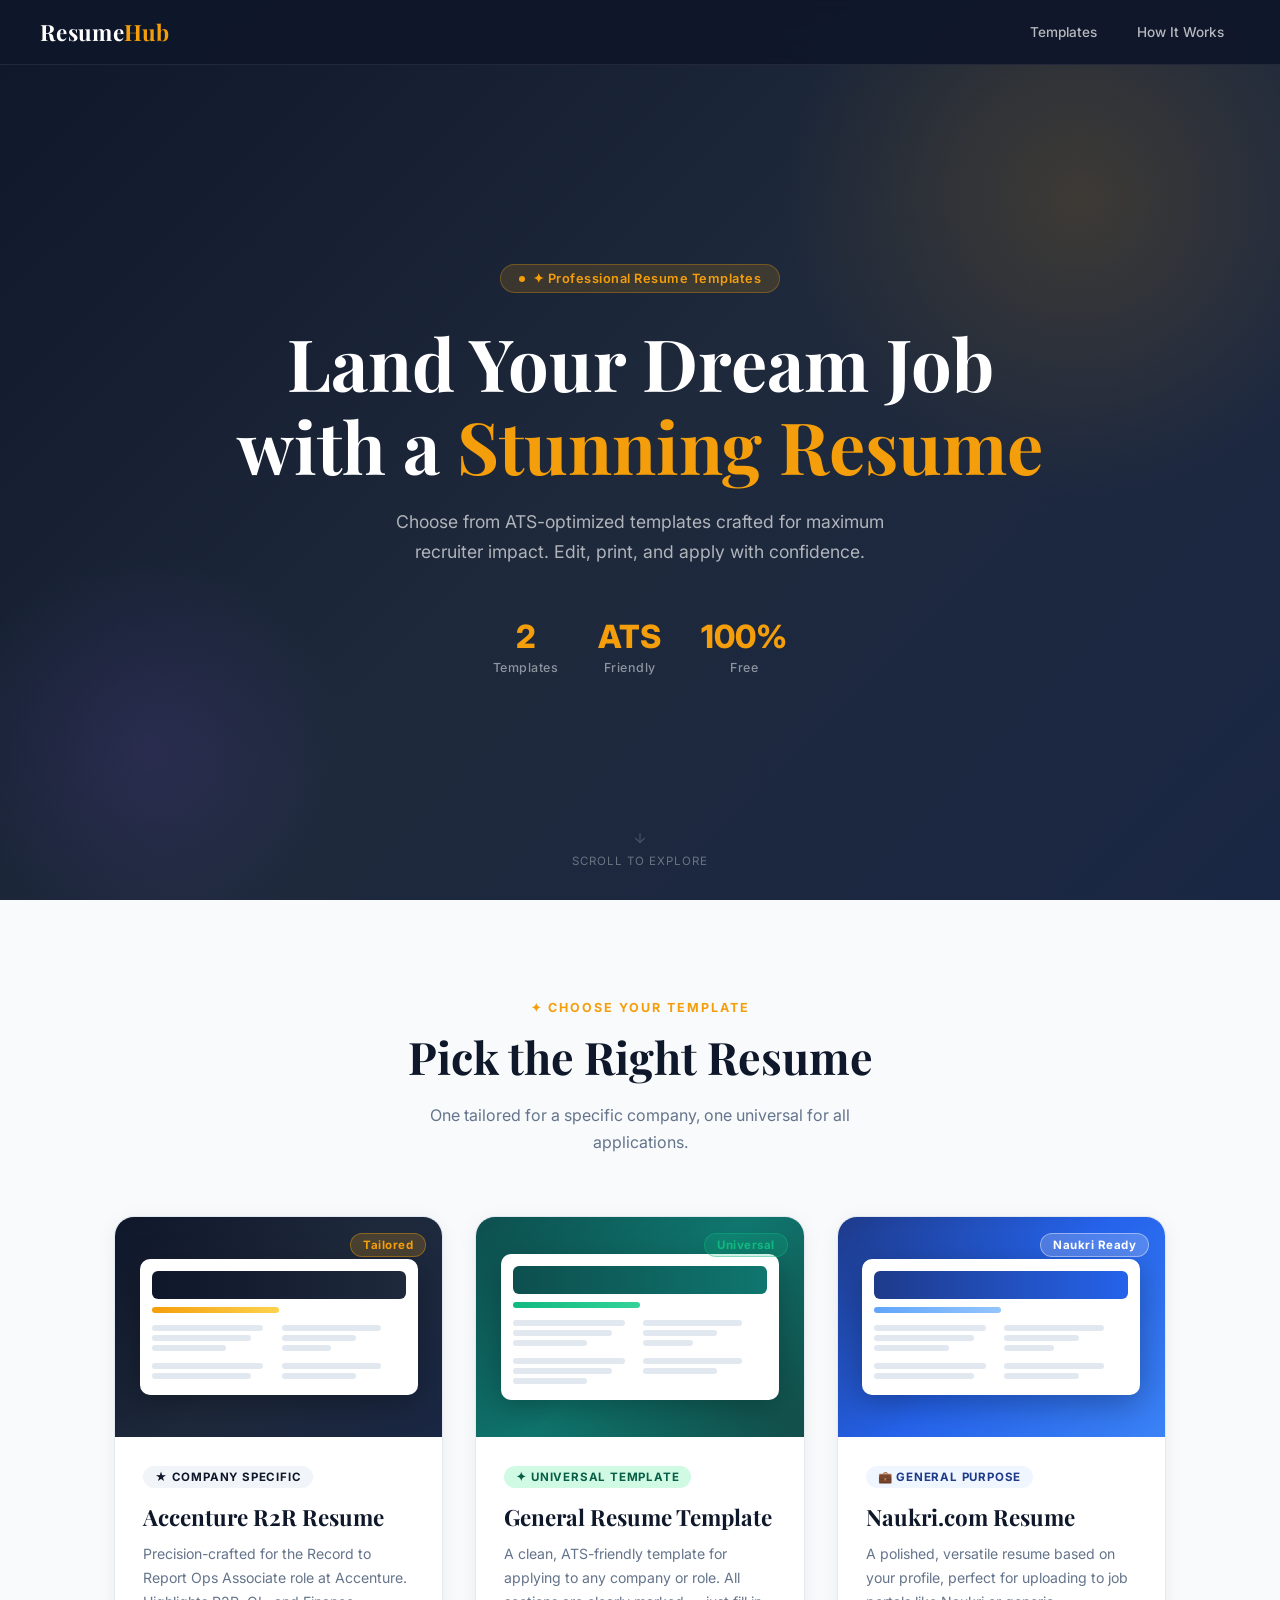
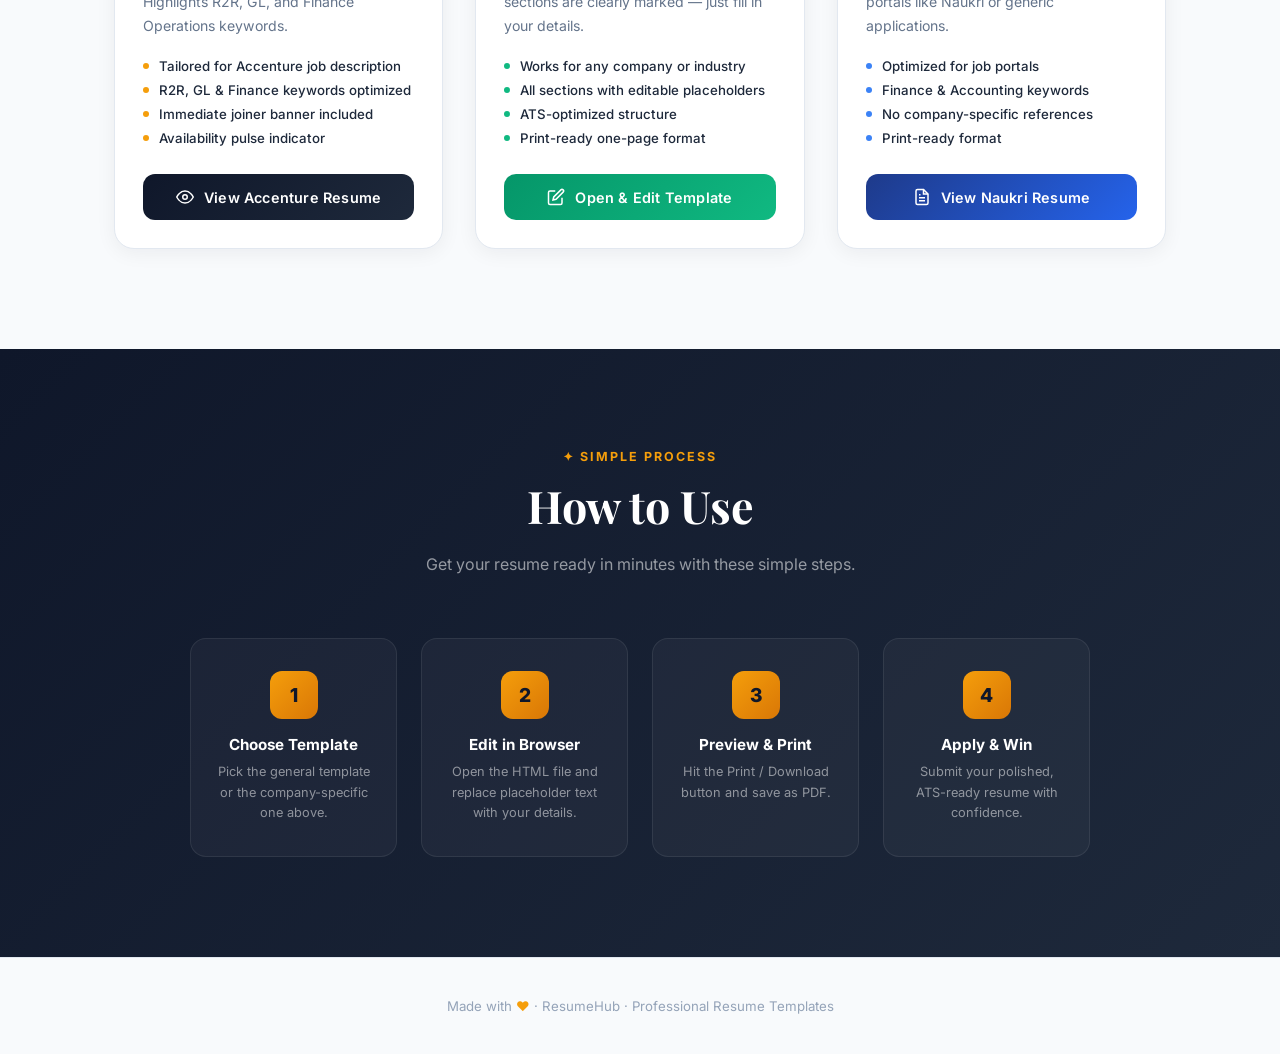
<file: index.html>
<!DOCTYPE html>
<html lang="en">
<head>
    <meta charset="UTF-8">
    <meta name="viewport" content="width=device-width, initial-scale=1.0">
    <title>Resume Hub | Professional Resume Templates</title>
    <meta name="description" content="Choose your professional resume template — tailored for specific companies or a general all-purpose resume.">
    <link href="https://fonts.googleapis.com/css2?family=Inter:wght@300;400;500;600;700;800;900&family=Playfair+Display:wght@600;700&display=swap" rel="stylesheet">
    <style>
        :root {
            --navy: #0f172a;
            --navy-light: #1e293b;
            --gold: #f59e0b;
            --gold-light: #fcd34d;
            --slate: #64748b;
            --slate-light: #94a3b8;
            --white: #ffffff;
            --bg: #f8fafc;
            --card-bg: #ffffff;
            --border: #e2e8f0;
            --green: #10b981;
            --purple: #8b5cf6;
            --blue: #3b82f6;
        }

        *, *::before, *::after { margin: 0; padding: 0; box-sizing: border-box; }

        html { scroll-behavior: smooth; }

        body {
            font-family: 'Inter', sans-serif;
            background: var(--bg);
            color: var(--navy);
            min-height: 100vh;
            overflow-x: hidden;
        }

        /* ---- HERO NAV ---- */
        nav {
            position: fixed;
            top: 0; left: 0; right: 0;
            z-index: 100;
            padding: 16px 40px;
            display: flex;
            align-items: center;
            justify-content: space-between;
            background: rgba(15, 23, 42, 0.95);
            backdrop-filter: blur(12px);
            border-bottom: 1px solid rgba(255,255,255,0.08);
        }

        .nav-logo {
            font-family: 'Playfair Display', serif;
            font-size: 1.4rem;
            font-weight: 700;
            color: var(--white);
            letter-spacing: 0.3px;
        }

        .nav-logo span { color: var(--gold); }

        .nav-links {
            display: flex;
            gap: 8px;
        }

        .nav-links a {
            text-decoration: none;
            color: rgba(255,255,255,0.7);
            font-size: 0.85rem;
            font-weight: 500;
            padding: 8px 16px;
            border-radius: 999px;
            transition: all 0.2s;
        }

        .nav-links a:hover {
            background: rgba(255,255,255,0.1);
            color: var(--white);
        }

        /* ---- HERO ---- */
        .hero {
            min-height: 100vh;
            display: flex;
            flex-direction: column;
            align-items: center;
            justify-content: center;
            text-align: center;
            padding: 120px 24px 80px;
            background: linear-gradient(135deg, #0f172a 0%, #1e293b 50%, #1a2744 100%);
            position: relative;
            overflow: hidden;
        }

        .hero::before {
            content: '';
            position: absolute;
            width: 600px; height: 600px;
            background: radial-gradient(circle, rgba(245,158,11,0.15) 0%, transparent 70%);
            top: -100px; right: -100px;
            border-radius: 50%;
        }

        .hero::after {
            content: '';
            position: absolute;
            width: 400px; height: 400px;
            background: radial-gradient(circle, rgba(139,92,246,0.12) 0%, transparent 70%);
            bottom: -50px; left: -50px;
            border-radius: 50%;
        }

        .hero-badge {
            display: inline-flex;
            align-items: center;
            gap: 8px;
            background: rgba(245,158,11,0.15);
            border: 1px solid rgba(245,158,11,0.3);
            color: var(--gold);
            padding: 6px 18px;
            border-radius: 999px;
            font-size: 0.8rem;
            font-weight: 600;
            letter-spacing: 0.5px;
            margin-bottom: 28px;
            position: relative;
            z-index: 1;
        }

        .hero-badge::before {
            content: '';
            width: 6px; height: 6px;
            background: var(--gold);
            border-radius: 50%;
            animation: blink 1.5s ease-in-out infinite;
        }

        @keyframes blink {
            0%, 100% { opacity: 1; }
            50% { opacity: 0.3; }
        }

        .hero h1 {
            font-family: 'Playfair Display', serif;
            font-size: clamp(2.5rem, 6vw, 4.5rem);
            font-weight: 700;
            color: var(--white);
            line-height: 1.15;
            margin-bottom: 20px;
            position: relative;
            z-index: 1;
        }

        .hero h1 span { color: var(--gold); }

        .hero p {
            font-size: 1.1rem;
            color: rgba(255,255,255,0.65);
            max-width: 520px;
            line-height: 1.7;
            margin-bottom: 50px;
            position: relative;
            z-index: 1;
        }

        .hero-stats {
            display: flex;
            gap: 40px;
            position: relative;
            z-index: 1;
        }

        .stat {
            text-align: center;
        }

        .stat-number {
            font-size: 2rem;
            font-weight: 800;
            color: var(--gold);
            display: block;
        }

        .stat-label {
            font-size: 0.78rem;
            color: rgba(255,255,255,0.5);
            font-weight: 500;
            letter-spacing: 0.5px;
        }

        .scroll-hint {
            position: absolute;
            bottom: 32px;
            left: 50%;
            transform: translateX(-50%);
            display: flex;
            flex-direction: column;
            align-items: center;
            gap: 8px;
            color: rgba(255,255,255,0.35);
            font-size: 0.72rem;
            letter-spacing: 1px;
            text-transform: uppercase;
            z-index: 1;
            animation: float 2s ease-in-out infinite;
        }

        @keyframes float {
            0%, 100% { transform: translateX(-50%) translateY(0); }
            50% { transform: translateX(-50%) translateY(-6px); }
        }

        .scroll-hint svg { opacity: 0.5; }

        /* ---- TEMPLATES SECTION ---- */
        .templates-section {
            padding: 100px 24px;
            max-width: 1100px;
            margin: 0 auto;
        }

        .section-label {
            text-align: center;
            font-size: 0.78rem;
            font-weight: 700;
            letter-spacing: 2px;
            text-transform: uppercase;
            color: var(--gold);
            margin-bottom: 12px;
        }

        .section-title {
            text-align: center;
            font-family: 'Playfair Display', serif;
            font-size: clamp(1.8rem, 4vw, 2.8rem);
            font-weight: 700;
            color: var(--navy);
            margin-bottom: 16px;
        }

        .section-desc {
            text-align: center;
            color: var(--slate);
            font-size: 1rem;
            max-width: 500px;
            margin: 0 auto 60px;
            line-height: 1.7;
        }

        .templates-grid {
            display: grid;
            grid-template-columns: repeat(auto-fit, minmax(320px, 1fr));
            gap: 32px;
        }

        .template-card {
            background: var(--card-bg);
            border: 1px solid var(--border);
            border-radius: 20px;
            overflow: hidden;
            transition: all 0.35s cubic-bezier(0.4, 0, 0.2, 1);
            box-shadow: 0 4px 20px rgba(15,23,42,0.06);
            position: relative;
        }

        .template-card:hover {
            transform: translateY(-8px);
            box-shadow: 0 24px 48px rgba(15,23,42,0.14);
            border-color: transparent;
        }

        .template-card:hover .card-preview {
            transform: scale(1.04);
        }

        .card-preview-wrap {
            overflow: hidden;
            height: 220px;
            position: relative;
        }

        .card-preview {
            width: 100%;
            height: 100%;
            transition: transform 0.4s ease;
            display: flex;
            align-items: center;
            justify-content: center;
            font-size: 4rem;
            position: relative;
        }

        .preview-navy {
            background: linear-gradient(135deg, #0f172a, #1e293b, #1a2744);
        }

        .preview-teal {
            background: linear-gradient(135deg, #0d4f4f, #0f766e, #134e4a);
        }

        .preview-badge {
            position: absolute;
            top: 16px;
            right: 16px;
            font-size: 0.72rem;
            font-weight: 700;
            padding: 4px 12px;
            border-radius: 999px;
            letter-spacing: 0.5px;
        }

        .badge-specific {
            background: rgba(245,158,11,0.2);
            color: var(--gold);
            border: 1px solid rgba(245,158,11,0.4);
        }

        .badge-general {
            background: rgba(16,185,129,0.2);
            color: var(--green);
            border: 1px solid rgba(16,185,129,0.4);
        }

        /* Mini resume preview inside card */
        .mini-resume {
            width: 85%;
            background: white;
            border-radius: 10px;
            padding: 12px;
            box-shadow: 0 8px 32px rgba(0,0,0,0.3);
            font-size: 0;
        }

        .mini-header {
            height: 28px;
            border-radius: 6px;
            margin-bottom: 8px;
        }

        .mini-header.navy { background: linear-gradient(90deg, #0f172a, #1e293b); }
        .mini-header.teal { background: linear-gradient(90deg, #0d4f4f, #0f766e); }

        .mini-row { height: 6px; border-radius: 3px; background: #e2e8f0; margin-bottom: 4px; }
        .mini-row.w80 { width: 80%; }
        .mini-row.w60 { width: 60%; }
        .mini-row.w90 { width: 90%; }
        .mini-row.w40 { width: 40%; }
        .mini-row.gold { background: linear-gradient(90deg, #f59e0b, #fcd34d); width: 50%; }
        .mini-row.green { background: linear-gradient(90deg, #10b981, #34d399); width: 50%; }
        .mini-spacer { height: 8px; }
        .mini-cols { display: flex; gap: 6px; }
        .mini-col { flex: 1; }

        .card-body {
            padding: 28px;
        }

        .card-tag {
            display: inline-flex;
            align-items: center;
            gap: 6px;
            font-size: 0.72rem;
            font-weight: 700;
            letter-spacing: 0.8px;
            text-transform: uppercase;
            padding: 4px 12px;
            border-radius: 999px;
            margin-bottom: 14px;
        }

        .tag-navy {
            background: #f1f5f9;
            color: var(--navy);
        }

        .tag-green {
            background: #d1fae5;
            color: #065f46;
        }

        .card-title {
            font-family: 'Playfair Display', serif;
            font-size: 1.4rem;
            font-weight: 700;
            color: var(--navy);
            margin-bottom: 10px;
        }

        .card-desc {
            font-size: 0.88rem;
            color: var(--slate);
            line-height: 1.7;
            margin-bottom: 20px;
        }

        .card-features {
            list-style: none;
            display: flex;
            flex-direction: column;
            gap: 8px;
            margin-bottom: 28px;
        }

        .card-features li {
            display: flex;
            align-items: center;
            gap: 10px;
            font-size: 0.83rem;
            color: var(--navy-light);
            font-weight: 500;
        }

        .feat-dot {
            width: 6px; height: 6px;
            border-radius: 50%;
            flex-shrink: 0;
        }

        .dot-gold { background: var(--gold); }
        .dot-green { background: var(--green); }

        .card-btn {
            display: inline-flex;
            align-items: center;
            gap: 10px;
            width: 100%;
            justify-content: center;
            padding: 14px 24px;
            border-radius: 12px;
            font-size: 0.9rem;
            font-weight: 600;
            text-decoration: none;
            transition: all 0.25s;
            letter-spacing: 0.2px;
        }

        .btn-navy {
            background: linear-gradient(135deg, #0f172a, #1e293b);
            color: var(--white);
        }

        .btn-navy:hover {
            background: linear-gradient(135deg, #1e293b, #334155);
            transform: translateY(-1px);
            box-shadow: 0 8px 20px rgba(15,23,42,0.2);
        }

        .btn-green {
            background: linear-gradient(135deg, #059669, #10b981);
            color: var(--white);
        }

        .btn-green:hover {
            background: linear-gradient(135deg, #047857, #059669);
            transform: translateY(-1px);
            box-shadow: 0 8px 20px rgba(16,185,129,0.25);
        }

        /* ---- HOW IT WORKS ---- */
        .how-section {
            background: linear-gradient(135deg, #0f172a 0%, #1e293b 100%);
            padding: 100px 24px;
        }

        .how-inner {
            max-width: 900px;
            margin: 0 auto;
        }

        .how-section .section-title { color: var(--white); }
        .how-section .section-label { color: var(--gold); }
        .how-section .section-desc { color: rgba(255,255,255,0.55); }

        .steps-grid {
            display: grid;
            grid-template-columns: repeat(auto-fit, minmax(200px, 1fr));
            gap: 24px;
            margin-top: 60px;
        }

        .step {
            text-align: center;
            padding: 32px 20px;
            background: rgba(255,255,255,0.04);
            border: 1px solid rgba(255,255,255,0.08);
            border-radius: 16px;
            transition: all 0.3s;
        }

        .step:hover {
            background: rgba(255,255,255,0.07);
            border-color: rgba(245,158,11,0.3);
            transform: translateY(-4px);
        }

        .step-num {
            width: 48px; height: 48px;
            background: linear-gradient(135deg, var(--gold), #d97706);
            border-radius: 12px;
            display: flex;
            align-items: center;
            justify-content: center;
            font-size: 1.2rem;
            font-weight: 800;
            color: var(--navy);
            margin: 0 auto 16px;
        }

        .step h3 {
            font-size: 0.95rem;
            font-weight: 700;
            color: var(--white);
            margin-bottom: 8px;
        }

        .step p {
            font-size: 0.8rem;
            color: rgba(255,255,255,0.5);
            line-height: 1.6;
        }

        /* ---- FOOTER ---- */
        footer {
            text-align: center;
            padding: 40px 24px;
            border-top: 1px solid var(--border);
            background: var(--bg);
        }

        footer p {
            font-size: 0.83rem;
            color: var(--slate-light);
        }

        footer span { color: var(--gold); }
    </style>
</head>
<body>

    <!-- NAV -->
    <nav>
        <div class="nav-logo">Resume<span>Hub</span></div>
        <div class="nav-links">
            <a href="#templates">Templates</a>
            <a href="#how">How It Works</a>
        </div>
    </nav>

    <!-- HERO -->
    <section class="hero">
        <div class="hero-badge">✦ Professional Resume Templates</div>
        <h1>Land Your Dream Job<br>with a <span>Stunning Resume</span></h1>
        <p>Choose from ATS-optimized templates crafted for maximum recruiter impact. Edit, print, and apply with confidence.</p>
        <div class="hero-stats">
            <div class="stat">
                <span class="stat-number">2</span>
                <span class="stat-label">Templates</span>
            </div>
            <div class="stat">
                <span class="stat-number">ATS</span>
                <span class="stat-label">Friendly</span>
            </div>
            <div class="stat">
                <span class="stat-number">100%</span>
                <span class="stat-label">Free</span>
            </div>
        </div>
        <div class="scroll-hint">
            <svg width="16" height="16" viewBox="0 0 24 24" fill="none" stroke="currentColor" stroke-width="2"><path d="M12 5v14M5 12l7 7 7-7"/></svg>
            Scroll to explore
        </div>
    </section>

    <!-- TEMPLATES -->
    <section class="templates-section" id="templates">
        <p class="section-label">✦ Choose Your Template</p>
        <h2 class="section-title">Pick the Right Resume</h2>
        <p class="section-desc">One tailored for a specific company, one universal for all applications.</p>

        <div class="templates-grid">

            <!-- CARD 1: Accenture Tailored -->
            <div class="template-card">
                <div class="card-preview-wrap">
                    <div class="card-preview preview-navy">
                        <span class="preview-badge badge-specific">Tailored</span>
                        <div class="mini-resume">
                            <div class="mini-header navy"></div>
                            <div class="mini-row gold"></div>
                            <div class="mini-spacer"></div>
                            <div class="mini-cols">
                                <div class="mini-col">
                                    <div class="mini-row w90"></div>
                                    <div class="mini-row w80"></div>
                                    <div class="mini-row w60"></div>
                                    <div class="mini-spacer"></div>
                                    <div class="mini-row w90"></div>
                                    <div class="mini-row w80"></div>
                                </div>
                                <div class="mini-col">
                                    <div class="mini-row w80"></div>
                                    <div class="mini-row w60"></div>
                                    <div class="mini-row w40"></div>
                                    <div class="mini-spacer"></div>
                                    <div class="mini-row w80"></div>
                                    <div class="mini-row w60"></div>
                                </div>
                            </div>
                        </div>
                    </div>
                </div>
                <div class="card-body">
                    <div class="card-tag tag-navy">★ Company Specific</div>
                    <h3 class="card-title">Accenture R2R Resume</h3>
                    <p class="card-desc">Precision-crafted for the Record to Report Ops Associate role at Accenture. Highlights R2R, GL, and Finance Operations keywords.</p>
                    <ul class="card-features">
                        <li><span class="feat-dot dot-gold"></span>Tailored for Accenture job description</li>
                        <li><span class="feat-dot dot-gold"></span>R2R, GL & Finance keywords optimized</li>
                        <li><span class="feat-dot dot-gold"></span>Immediate joiner banner included</li>
                        <li><span class="feat-dot dot-gold"></span>Availability pulse indicator</li>
                    </ul>
                    <a href="accenture-resume.html" class="card-btn btn-navy" id="viewAccentureBtn">
                        <svg width="18" height="18" viewBox="0 0 24 24" fill="none" stroke="currentColor" stroke-width="2"><path d="M1 12s4-8 11-8 11 8 11 8-4 8-11 8-11-8-11-8z"/><circle cx="12" cy="12" r="3"/></svg>
                        View Accenture Resume
                    </a>
                </div>
            </div>

            <!-- CARD 2: General Template -->
            <div class="template-card">
                <div class="card-preview-wrap">
                    <div class="card-preview preview-teal">
                        <span class="preview-badge badge-general">Universal</span>
                        <div class="mini-resume">
                            <div class="mini-header teal"></div>
                            <div class="mini-row green"></div>
                            <div class="mini-spacer"></div>
                            <div class="mini-cols">
                                <div class="mini-col">
                                    <div class="mini-row w90"></div>
                                    <div class="mini-row w80"></div>
                                    <div class="mini-row w60"></div>
                                    <div class="mini-spacer"></div>
                                    <div class="mini-row w90"></div>
                                    <div class="mini-row w80"></div>
                                    <div class="mini-row w60"></div>
                                </div>
                                <div class="mini-col">
                                    <div class="mini-row w80"></div>
                                    <div class="mini-row w60"></div>
                                    <div class="mini-row w40"></div>
                                    <div class="mini-spacer"></div>
                                    <div class="mini-row w80"></div>
                                    <div class="mini-row w60"></div>
                                </div>
                            </div>
                        </div>
                    </div>
                </div>
                <div class="card-body">
                    <div class="card-tag tag-green">✦ Universal Template</div>
                    <h3 class="card-title">General Resume Template</h3>
                    <p class="card-desc">A clean, ATS-friendly template for applying to any company or role. All sections are clearly marked — just fill in your details.</p>
                    <ul class="card-features">
                        <li><span class="feat-dot dot-green"></span>Works for any company or industry</li>
                        <li><span class="feat-dot dot-green"></span>All sections with editable placeholders</li>
                        <li><span class="feat-dot dot-green"></span>ATS-optimized structure</li>
                        <li><span class="feat-dot dot-green"></span>Print-ready one-page format</li>
                    </ul>
                    <a href="template.html" class="card-btn btn-green" id="viewTemplateBtn">
                        <svg width="18" height="18" viewBox="0 0 24 24" fill="none" stroke="currentColor" stroke-width="2"><path d="M11 4H4a2 2 0 0 0-2 2v14a2 2 0 0 0 2 2h14a2 2 0 0 0 2-2v-7"/><path d="M18.5 2.5a2.121 2.121 0 0 1 3 3L12 15l-4 1 1-4 9.5-9.5z"/></svg>
                        Open & Edit Template
                    </a>
                </div>
            </div>

            <!-- CARD 3: Naukri Template -->
            <div class="template-card">
                <div class="card-preview-wrap">
                    <div class="card-preview preview-teal" style="background: linear-gradient(135deg, #1e3a8a, #2563eb, #3b82f6);">
                        <span class="preview-badge badge-specific" style="background: rgba(255,255,255,0.2); color: #fff; border-color: rgba(255,255,255,0.4);">Naukri Ready</span>
                        <div class="mini-resume">
                            <div class="mini-header navy" style="background: linear-gradient(90deg, #1e3a8a, #2563eb);"></div>
                            <div class="mini-row gold" style="background: linear-gradient(90deg, #60a5fa, #93c5fd);"></div>
                            <div class="mini-spacer"></div>
                            <div class="mini-cols">
                                <div class="mini-col">
                                    <div class="mini-row w90"></div>
                                    <div class="mini-row w80"></div>
                                    <div class="mini-row w60"></div>
                                    <div class="mini-spacer"></div>
                                    <div class="mini-row w90"></div>
                                    <div class="mini-row w80"></div>
                                </div>
                                <div class="mini-col">
                                    <div class="mini-row w80"></div>
                                    <div class="mini-row w60"></div>
                                    <div class="mini-row w40"></div>
                                    <div class="mini-spacer"></div>
                                    <div class="mini-row w80"></div>
                                    <div class="mini-row w60"></div>
                                </div>
                            </div>
                        </div>
                    </div>
                </div>
                <div class="card-body">
                    <div class="card-tag tag-navy" style="background: #eff6ff; color: #1e3a8a;">💼 General Purpose</div>
                    <h3 class="card-title">Naukri.com Resume</h3>
                    <p class="card-desc">A polished, versatile resume based on your profile, perfect for uploading to job portals like Naukri or generic applications.</p>
                    <ul class="card-features">
                        <li><span class="feat-dot dot-green" style="background: #3b82f6;"></span>Optimized for job portals</li>
                        <li><span class="feat-dot dot-green" style="background: #3b82f6;"></span>Finance & Accounting keywords</li>
                        <li><span class="feat-dot dot-green" style="background: #3b82f6;"></span>No company-specific references</li>
                        <li><span class="feat-dot dot-green" style="background: #3b82f6;"></span>Print-ready format</li>
                    </ul>
                    <a href="naukri-resume.html" class="card-btn btn-navy" style="background: linear-gradient(135deg, #1e3a8a, #2563eb);">
                        <svg width="18" height="18" viewBox="0 0 24 24" fill="none" stroke="currentColor" stroke-width="2"><path d="M14 2H6a2 2 0 0 0-2 2v16a2 2 0 0 0 2 2h12a2 2 0 0 0 2-2V8z"/><polyline points="14 2 14 8 20 8"/><line x1="16" y1="13" x2="8" y2="13"/><line x1="16" y1="17" x2="8" y2="17"/><polyline points="10 9 9 9 8 9"/></svg>
                        View Naukri Resume
                    </a>
                </div>
            </div>

        </div>
    </section>

    <!-- HOW IT WORKS -->
    <section class="how-section" id="how">
        <div class="how-inner">
            <p class="section-label">✦ Simple Process</p>
            <h2 class="section-title">How to Use</h2>
            <p class="section-desc">Get your resume ready in minutes with these simple steps.</p>
            <div class="steps-grid">
                <div class="step">
                    <div class="step-num">1</div>
                    <h3>Choose Template</h3>
                    <p>Pick the general template or the company-specific one above.</p>
                </div>
                <div class="step">
                    <div class="step-num">2</div>
                    <h3>Edit in Browser</h3>
                    <p>Open the HTML file and replace placeholder text with your details.</p>
                </div>
                <div class="step">
                    <div class="step-num">3</div>
                    <h3>Preview &amp; Print</h3>
                    <p>Hit the Print / Download button and save as PDF.</p>
                </div>
                <div class="step">
                    <div class="step-num">4</div>
                    <h3>Apply &amp; Win</h3>
                    <p>Submit your polished, ATS-ready resume with confidence.</p>
                </div>
            </div>
        </div>
    </section>

    <footer>
        <p>Made with <span>♥</span> · ResumeHub · Professional Resume Templates</p>
    </footer>

</body>
</html>
</file>
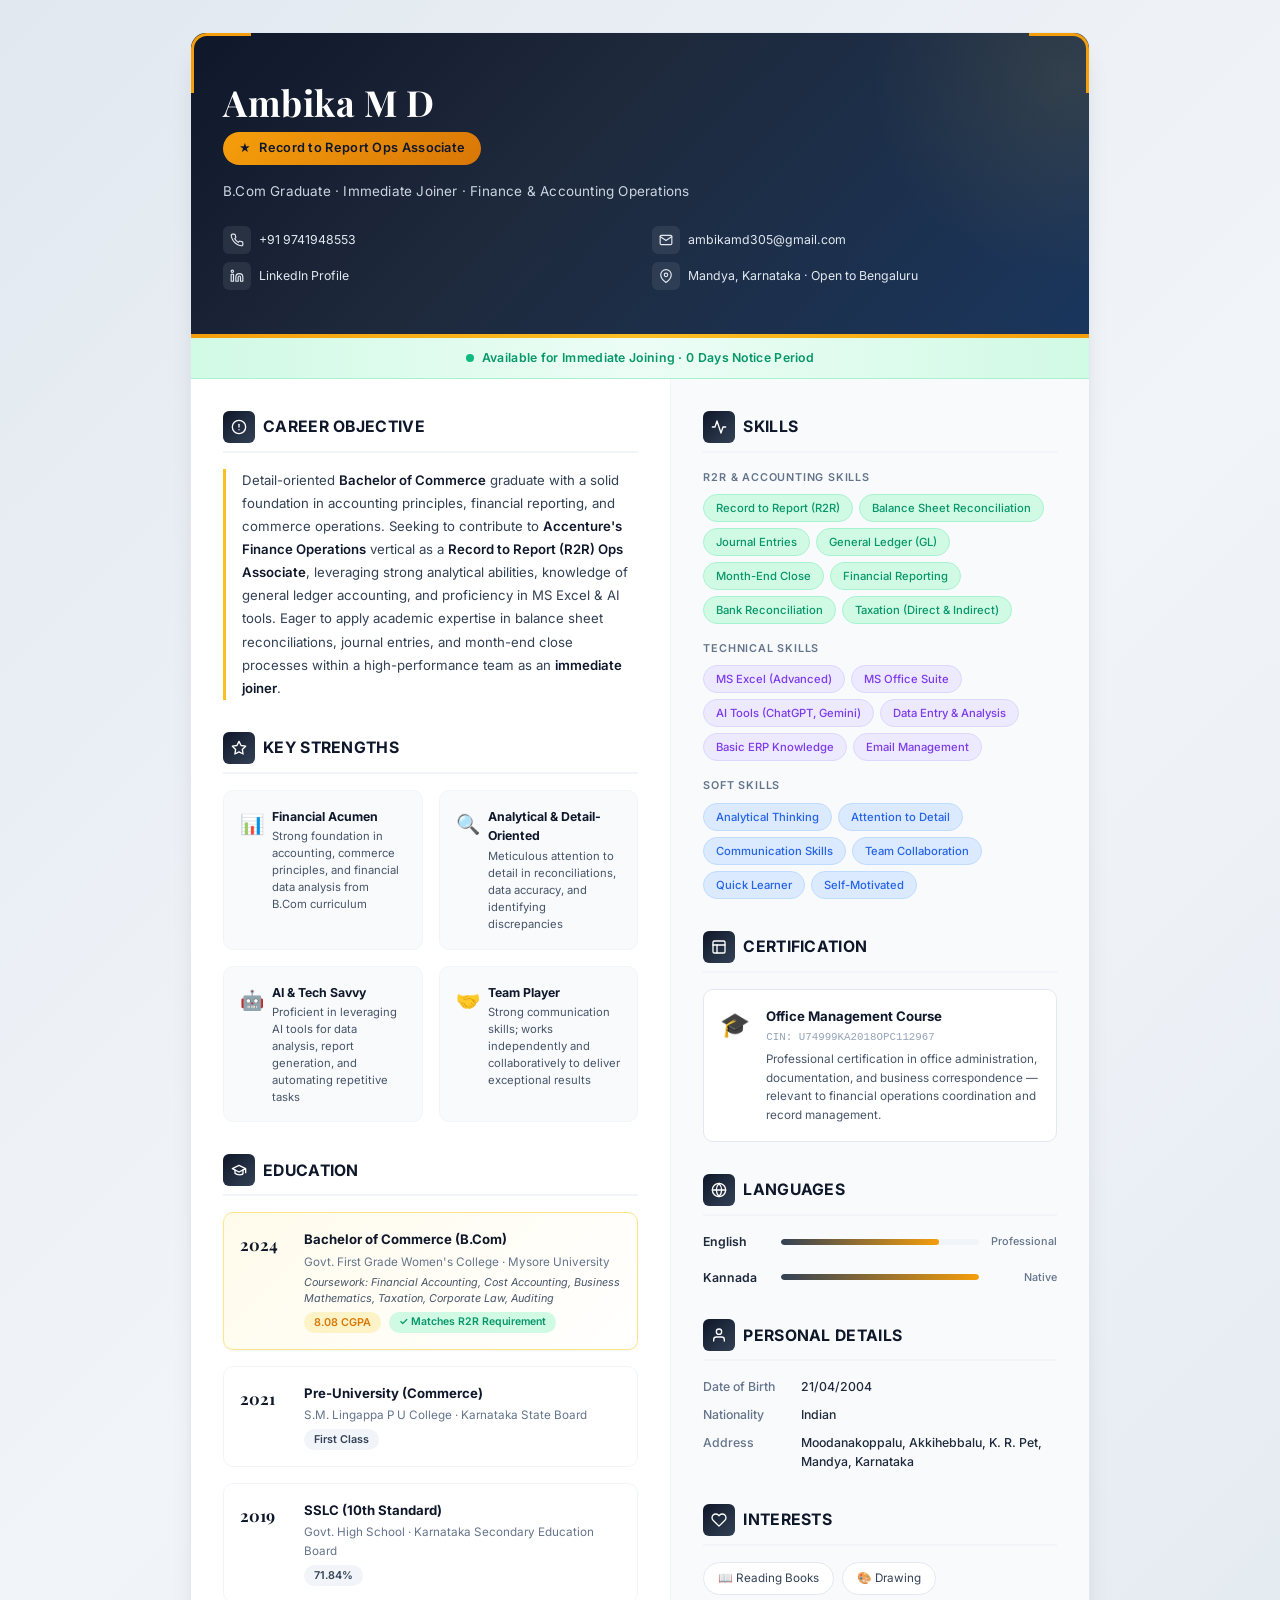
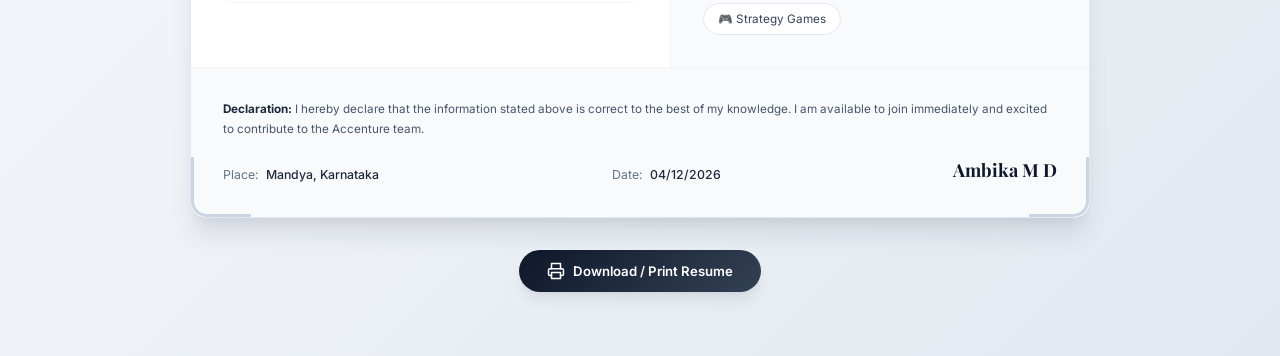
<file: accenture-resume.html>
<!DOCTYPE html>
<html lang="en">
<head>
    <meta charset="UTF-8">
    <meta name="viewport" content="width=device-width, initial-scale=1.0">
    <title>Ambika M D | Record to Report Ops Associate Resume</title>
    <meta name="description" content="Tailored resume of Ambika M D for Record to Report Ops Associate at Accenture - B.Com Graduate, Immediate Joiner">
    <link href="https://fonts.googleapis.com/css2?family=Inter:wght@300;400;500;600;700;800&family=Playfair+Display:wght@600;700&display=swap" rel="stylesheet">
    <link rel="stylesheet" href="styles.css">
</head>
<body>
    <div class="resume-container">
        <!-- Decorative Elements -->
        <div class="corner-accent top-left"></div>
        <div class="corner-accent top-right"></div>
        <div class="corner-accent bottom-left"></div>
        <div class="corner-accent bottom-right"></div>

        <!-- Header Section -->
        <header class="resume-header">
            <div class="header-content">
                <div class="name-block">
                    <h1 class="name">Ambika M D</h1>
                    <div class="title-badge">
                        <span class="badge-icon">★</span>
                        <span>Record to Report Ops Associate</span>
                    </div>
                    <p class="tagline">B.Com Graduate · Immediate Joiner · Finance & Accounting Operations</p>
                </div>
                <div class="contact-grid">
                    <a href="tel:+919741948553" class="contact-item">
                        <div class="contact-icon">
                            <svg width="16" height="16" viewBox="0 0 24 24" fill="none" stroke="currentColor" stroke-width="2" stroke-linecap="round" stroke-linejoin="round"><path d="M22 16.92v3a2 2 0 0 1-2.18 2 19.79 19.79 0 0 1-8.63-3.07 19.5 19.5 0 0 1-6-6 19.79 19.79 0 0 1-3.07-8.67A2 2 0 0 1 4.11 2h3a2 2 0 0 1 2 1.72 12.84 12.84 0 0 0 .7 2.81 2 2 0 0 1-.45 2.11L8.09 9.91a16 16 0 0 0 6 6l1.27-1.27a2 2 0 0 1 2.11-.45 12.84 12.84 0 0 0 2.81.7A2 2 0 0 1 22 16.92z"/></svg>
                        </div>
                        <span>+91 9741948553</span>
                    </a>
                    <a href="mailto:ambikamd305@gmail.com" class="contact-item">
                        <div class="contact-icon">
                            <svg width="16" height="16" viewBox="0 0 24 24" fill="none" stroke="currentColor" stroke-width="2" stroke-linecap="round" stroke-linejoin="round"><path d="M4 4h16c1.1 0 2 .9 2 2v12c0 1.1-.9 2-2 2H4c-1.1 0-2-.9-2-2V6c0-1.1.9-2 2-2z"/><polyline points="22,6 12,13 2,6"/></svg>
                        </div>
                        <span>ambikamd305@gmail.com</span>
                    </a>
                    <a href="https://www.linkedin.com/in/ambika-m-d-963517326/" target="_blank" class="contact-item">
                        <div class="contact-icon">
                            <svg width="16" height="16" viewBox="0 0 24 24" fill="none" stroke="currentColor" stroke-width="2" stroke-linecap="round" stroke-linejoin="round"><path d="M16 8a6 6 0 0 1 6 6v7h-4v-7a2 2 0 0 0-2-2 2 2 0 0 0-2 2v7h-4v-7a6 6 0 0 1 6-6z"/><rect x="2" y="9" width="4" height="12"/><circle cx="4" cy="4" r="2"/></svg>
                        </div>
                        <span>LinkedIn Profile</span>
                    </a>
                    <div class="contact-item">
                        <div class="contact-icon">
                            <svg width="16" height="16" viewBox="0 0 24 24" fill="none" stroke="currentColor" stroke-width="2" stroke-linecap="round" stroke-linejoin="round"><path d="M21 10c0 7-9 13-9 13s-9-6-9-13a9 9 0 0 1 18 0z"/><circle cx="12" cy="10" r="3"/></svg>
                        </div>
                        <span>Mandya, Karnataka · Open to Bengaluru</span>
                    </div>
                </div>
            </div>
        </header>

        <!-- Availability Banner -->
        <div class="availability-banner">
            <div class="pulse-dot"></div>
            <span>Available for Immediate Joining · 0 Days Notice Period</span>
        </div>

        <!-- Main Content -->
        <main class="resume-body">
            <!-- Left Column -->
            <div class="left-column">

                <!-- Career Objective -->
                <section class="section" id="objective">
                    <div class="section-header">
                        <div class="section-icon">
                            <svg width="20" height="20" viewBox="0 0 24 24" fill="none" stroke="currentColor" stroke-width="2" stroke-linecap="round" stroke-linejoin="round"><circle cx="12" cy="12" r="10"/><line x1="12" y1="8" x2="12" y2="12"/><line x1="12" y1="16" x2="12.01" y2="16"/></svg>
                        </div>
                        <h2>Career Objective</h2>
                    </div>
                    <p class="objective-text">
                        Detail-oriented <strong>Bachelor of Commerce</strong> graduate with a solid foundation in accounting principles, financial reporting, and commerce operations. Seeking to contribute to <strong>Accenture's Finance Operations</strong> vertical as a <strong>Record to Report (R2R) Ops Associate</strong>, leveraging strong analytical abilities, knowledge of general ledger accounting, and proficiency in MS Excel & AI tools. Eager to apply academic expertise in balance sheet reconciliations, journal entries, and month-end close processes within a high-performance team as an <strong>immediate joiner</strong>.
                    </p>
                </section>

                <!-- Key Strengths -->
                <section class="section" id="strengths">
                    <div class="section-header">
                        <div class="section-icon">
                            <svg width="20" height="20" viewBox="0 0 24 24" fill="none" stroke="currentColor" stroke-width="2" stroke-linecap="round" stroke-linejoin="round"><polygon points="12 2 15.09 8.26 22 9.27 17 14.14 18.18 21.02 12 17.77 5.82 21.02 7 14.14 2 9.27 8.91 8.26 12 2"/></svg>
                        </div>
                        <h2>Key Strengths</h2>
                    </div>
                    <div class="strengths-grid">
                        <div class="strength-card">
                            <div class="strength-icon">📊</div>
                            <div class="strength-content">
                                <h4>Financial Acumen</h4>
                                <p>Strong foundation in accounting, commerce principles, and financial data analysis from B.Com curriculum</p>
                            </div>
                        </div>
                        <div class="strength-card">
                            <div class="strength-icon">🔍</div>
                            <div class="strength-content">
                                <h4>Analytical & Detail-Oriented</h4>
                                <p>Meticulous attention to detail in reconciliations, data accuracy, and identifying discrepancies</p>
                            </div>
                        </div>
                        <div class="strength-card">
                            <div class="strength-icon">🤖</div>
                            <div class="strength-content">
                                <h4>AI & Tech Savvy</h4>
                                <p>Proficient in leveraging AI tools for data analysis, report generation, and automating repetitive tasks</p>
                            </div>
                        </div>
                        <div class="strength-card">
                            <div class="strength-icon">🤝</div>
                            <div class="strength-content">
                                <h4>Team Player</h4>
                                <p>Strong communication skills; works independently and collaboratively to deliver exceptional results</p>
                            </div>
                        </div>
                    </div>
                </section>

                <!-- Education -->
                <section class="section" id="education">
                    <div class="section-header">
                        <div class="section-icon">
                            <svg width="20" height="20" viewBox="0 0 24 24" fill="none" stroke="currentColor" stroke-width="2" stroke-linecap="round" stroke-linejoin="round"><path d="M22 10v6M2 10l10-5 10 5-10 5z"/><path d="M6 12v5c3 3 12 3 12 0v-5"/></svg>
                        </div>
                        <h2>Education</h2>
                    </div>
                    <div class="education-list">
                        <div class="edu-card featured">
                            <div class="edu-year">2024</div>
                            <div class="edu-details">
                                <h4>Bachelor of Commerce (B.Com)</h4>
                                <p class="edu-institution">Govt. First Grade Women's College · Mysore University</p>
                                <p class="edu-coursework">Coursework: Financial Accounting, Cost Accounting, Business Mathematics, Taxation, Corporate Law, Auditing</p>
                                <div class="edu-score">
                                    <span class="score-badge">8.08 CGPA</span>
                                    <span class="relevance-tag">✓ Matches R2R Requirement</span>
                                </div>
                            </div>
                        </div>
                        <div class="edu-card">
                            <div class="edu-year">2021</div>
                            <div class="edu-details">
                                <h4>Pre-University (Commerce)</h4>
                                <p class="edu-institution">S.M. Lingappa P U College · Karnataka State Board</p>
                                <div class="edu-score">
                                    <span class="score-badge">First Class</span>
                                </div>
                            </div>
                        </div>
                        <div class="edu-card">
                            <div class="edu-year">2019</div>
                            <div class="edu-details">
                                <h4>SSLC (10th Standard)</h4>
                                <p class="edu-institution">Govt. High School · Karnataka Secondary Education Board</p>
                                <div class="edu-score">
                                    <span class="score-badge">71.84%</span>
                                </div>
                            </div>
                        </div>
                    </div>
                </section>
            </div>

            <!-- Right Column -->
            <div class="right-column">

                <!-- Skills Matching the Job -->
                <section class="section" id="skills">
                    <div class="section-header">
                        <div class="section-icon">
                            <svg width="20" height="20" viewBox="0 0 24 24" fill="none" stroke="currentColor" stroke-width="2" stroke-linecap="round" stroke-linejoin="round"><polyline points="22 12 18 12 15 21 9 3 6 12 2 12"/></svg>
                        </div>
                        <h2>Skills</h2>
                    </div>

                    <div class="skills-category">
                        <h5 class="skills-label">R2R & Accounting Skills</h5>
                        <div class="skill-tags">
                            <span class="skill-tag matched">Record to Report (R2R)</span>
                            <span class="skill-tag matched">Balance Sheet Reconciliation</span>
                            <span class="skill-tag matched">Journal Entries</span>
                            <span class="skill-tag matched">General Ledger (GL)</span>
                            <span class="skill-tag matched">Month-End Close</span>
                            <span class="skill-tag matched">Financial Reporting</span>
                            <span class="skill-tag matched">Bank Reconciliation</span>
                            <span class="skill-tag matched">Taxation (Direct & Indirect)</span>
                        </div>
                    </div>

                    <div class="skills-category">
                        <h5 class="skills-label">Technical Skills</h5>
                        <div class="skill-tags">
                            <span class="skill-tag tech">MS Excel (Advanced)</span>
                            <span class="skill-tag tech">MS Office Suite</span>
                            <span class="skill-tag tech">AI Tools (ChatGPT, Gemini)</span>
                            <span class="skill-tag tech">Data Entry & Analysis</span>
                            <span class="skill-tag tech">Basic ERP Knowledge</span>
                            <span class="skill-tag tech">Email Management</span>
                        </div>
                    </div>

                    <div class="skills-category">
                        <h5 class="skills-label">Soft Skills</h5>
                        <div class="skill-tags">
                            <span class="skill-tag soft">Analytical Thinking</span>
                            <span class="skill-tag soft">Attention to Detail</span>
                            <span class="skill-tag soft">Communication Skills</span>
                            <span class="skill-tag soft">Team Collaboration</span>
                            <span class="skill-tag soft">Quick Learner</span>
                            <span class="skill-tag soft">Self-Motivated</span>
                        </div>
                    </div>
                </section>

                <!-- Certification -->
                <section class="section" id="certification">
                    <div class="section-header">
                        <div class="section-icon">
                            <svg width="20" height="20" viewBox="0 0 24 24" fill="none" stroke="currentColor" stroke-width="2" stroke-linecap="round" stroke-linejoin="round"><rect x="3" y="3" width="18" height="18" rx="2"/><path d="M3 9h18"/><path d="M9 21V9"/></svg>
                        </div>
                        <h2>Certification</h2>
                    </div>
                    <div class="cert-card">
                        <div class="cert-icon">🎓</div>
                        <div class="cert-details">
                            <h4>Office Management Course</h4>
                            <p class="cert-id">CIN: U74999KA2018OPC112967</p>
                            <p class="cert-desc">Professional certification in office administration, documentation, and business correspondence — relevant to financial operations coordination and record management.</p>
                        </div>
                    </div>
                </section>

                <!-- Languages -->
                <section class="section" id="languages">
                    <div class="section-header">
                        <div class="section-icon">
                            <svg width="20" height="20" viewBox="0 0 24 24" fill="none" stroke="currentColor" stroke-width="2" stroke-linecap="round" stroke-linejoin="round"><circle cx="12" cy="12" r="10"/><line x1="2" y1="12" x2="22" y2="12"/><path d="M12 2a15.3 15.3 0 0 1 4 10 15.3 15.3 0 0 1-4 10 15.3 15.3 0 0 1-4-10 15.3 15.3 0 0 1 4-10z"/></svg>
                        </div>
                        <h2>Languages</h2>
                    </div>
                    <div class="languages-list">
                        <div class="language-item">
                            <span class="lang-name">English</span>
                            <div class="lang-bar">
                                <div class="lang-fill" style="width: 80%"></div>
                            </div>
                            <span class="lang-level">Professional</span>
                        </div>
                        <div class="language-item">
                            <span class="lang-name">Kannada</span>
                            <div class="lang-bar">
                                <div class="lang-fill" style="width: 100%"></div>
                            </div>
                            <span class="lang-level">Native</span>
                        </div>
                    </div>
                </section>

                <!-- Personal Details -->
                <section class="section" id="personal">
                    <div class="section-header">
                        <div class="section-icon">
                            <svg width="20" height="20" viewBox="0 0 24 24" fill="none" stroke="currentColor" stroke-width="2" stroke-linecap="round" stroke-linejoin="round"><path d="M20 21v-2a4 4 0 0 0-4-4H8a4 4 0 0 0-4 4v2"/><circle cx="12" cy="7" r="4"/></svg>
                        </div>
                        <h2>Personal Details</h2>
                    </div>
                    <div class="personal-grid">
                        <div class="personal-item">
                            <span class="personal-label">Date of Birth</span>
                            <span class="personal-value">21/04/2004</span>
                        </div>
                        <div class="personal-item">
                            <span class="personal-label">Nationality</span>
                            <span class="personal-value">Indian</span>
                        </div>
                        <div class="personal-item">
                            <span class="personal-label">Address</span>
                            <span class="personal-value">Moodanakoppalu, Akkihebbalu, K. R. Pet, Mandya, Karnataka</span>
                        </div>
                    </div>
                </section>

                <!-- Hobbies -->
                <section class="section" id="hobbies">
                    <div class="section-header">
                        <div class="section-icon">
                            <svg width="20" height="20" viewBox="0 0 24 24" fill="none" stroke="currentColor" stroke-width="2" stroke-linecap="round" stroke-linejoin="round"><path d="M20.84 4.61a5.5 5.5 0 0 0-7.78 0L12 5.67l-1.06-1.06a5.5 5.5 0 0 0-7.78 7.78l1.06 1.06L12 21.23l7.78-7.78 1.06-1.06a5.5 5.5 0 0 0 0-7.78z"/></svg>
                        </div>
                        <h2>Interests</h2>
                    </div>
                    <div class="hobbies-list">
                        <span class="hobby-tag">📖 Reading Books</span>
                        <span class="hobby-tag">🎨 Drawing</span>
                        <span class="hobby-tag">🎮 Strategy Games</span>
                    </div>
                </section>
            </div>
        </main>

        <!-- Declaration -->
        <footer class="resume-footer">
            <div class="declaration">
                <p><strong>Declaration:</strong> I hereby declare that the information stated above is correct to the best of my knowledge. I am available to join immediately and excited to contribute to the Accenture team.</p>
                <div class="signature-block">
                    <div class="sig-line">
                        <span class="sig-label">Place:</span>
                        <span class="sig-value">Mandya, Karnataka</span>
                    </div>
                    <div class="sig-line">
                        <span class="sig-label">Date:</span>
                        <span class="sig-value" id="currentDate"></span>
                    </div>
                    <div class="sig-name">Ambika M D</div>
                </div>
            </div>
        </footer>
    </div>

    <!-- Print Button (hidden when printing) -->
    <div class="print-controls">
        <button onclick="window.print()" class="print-btn" id="printBtn">
            <svg width="18" height="18" viewBox="0 0 24 24" fill="none" stroke="currentColor" stroke-width="2" stroke-linecap="round" stroke-linejoin="round"><polyline points="6 9 6 2 18 2 18 9"/><path d="M6 18H4a2 2 0 0 1-2-2v-5a2 2 0 0 1 2-2h16a2 2 0 0 1 2 2v5a2 2 0 0 1-2 2h-2"/><rect x="6" y="14" width="12" height="8"/></svg>
            Download / Print Resume
        </button>
    </div>

    <script>
        // Set current date
        const today = new Date();
        const options = { day: '2-digit', month: '2-digit', year: 'numeric' };
        document.getElementById('currentDate').textContent = today.toLocaleDateString('en-IN', options);

        // Animate elements on scroll (for web view)
        const observer = new IntersectionObserver((entries) => {
            entries.forEach(entry => {
                if (entry.isIntersecting) {
                    entry.target.classList.add('animate-in');
                }
            });
        }, { threshold: 0.1 });

        document.querySelectorAll('.section, .edu-card, .strength-card, .cert-card').forEach(el => {
            observer.observe(el);
        });

        // Animate language bars
        const langObserver = new IntersectionObserver((entries) => {
            entries.forEach(entry => {
                if (entry.isIntersecting) {
                    const fill = entry.target.querySelector('.lang-fill');
                    if (fill) {
                        fill.style.transform = 'scaleX(1)';
                    }
                }
            });
        }, { threshold: 0.5 });

        document.querySelectorAll('.language-item').forEach(el => {
            langObserver.observe(el);
        });
    </script>
</body>
</html>
</file>
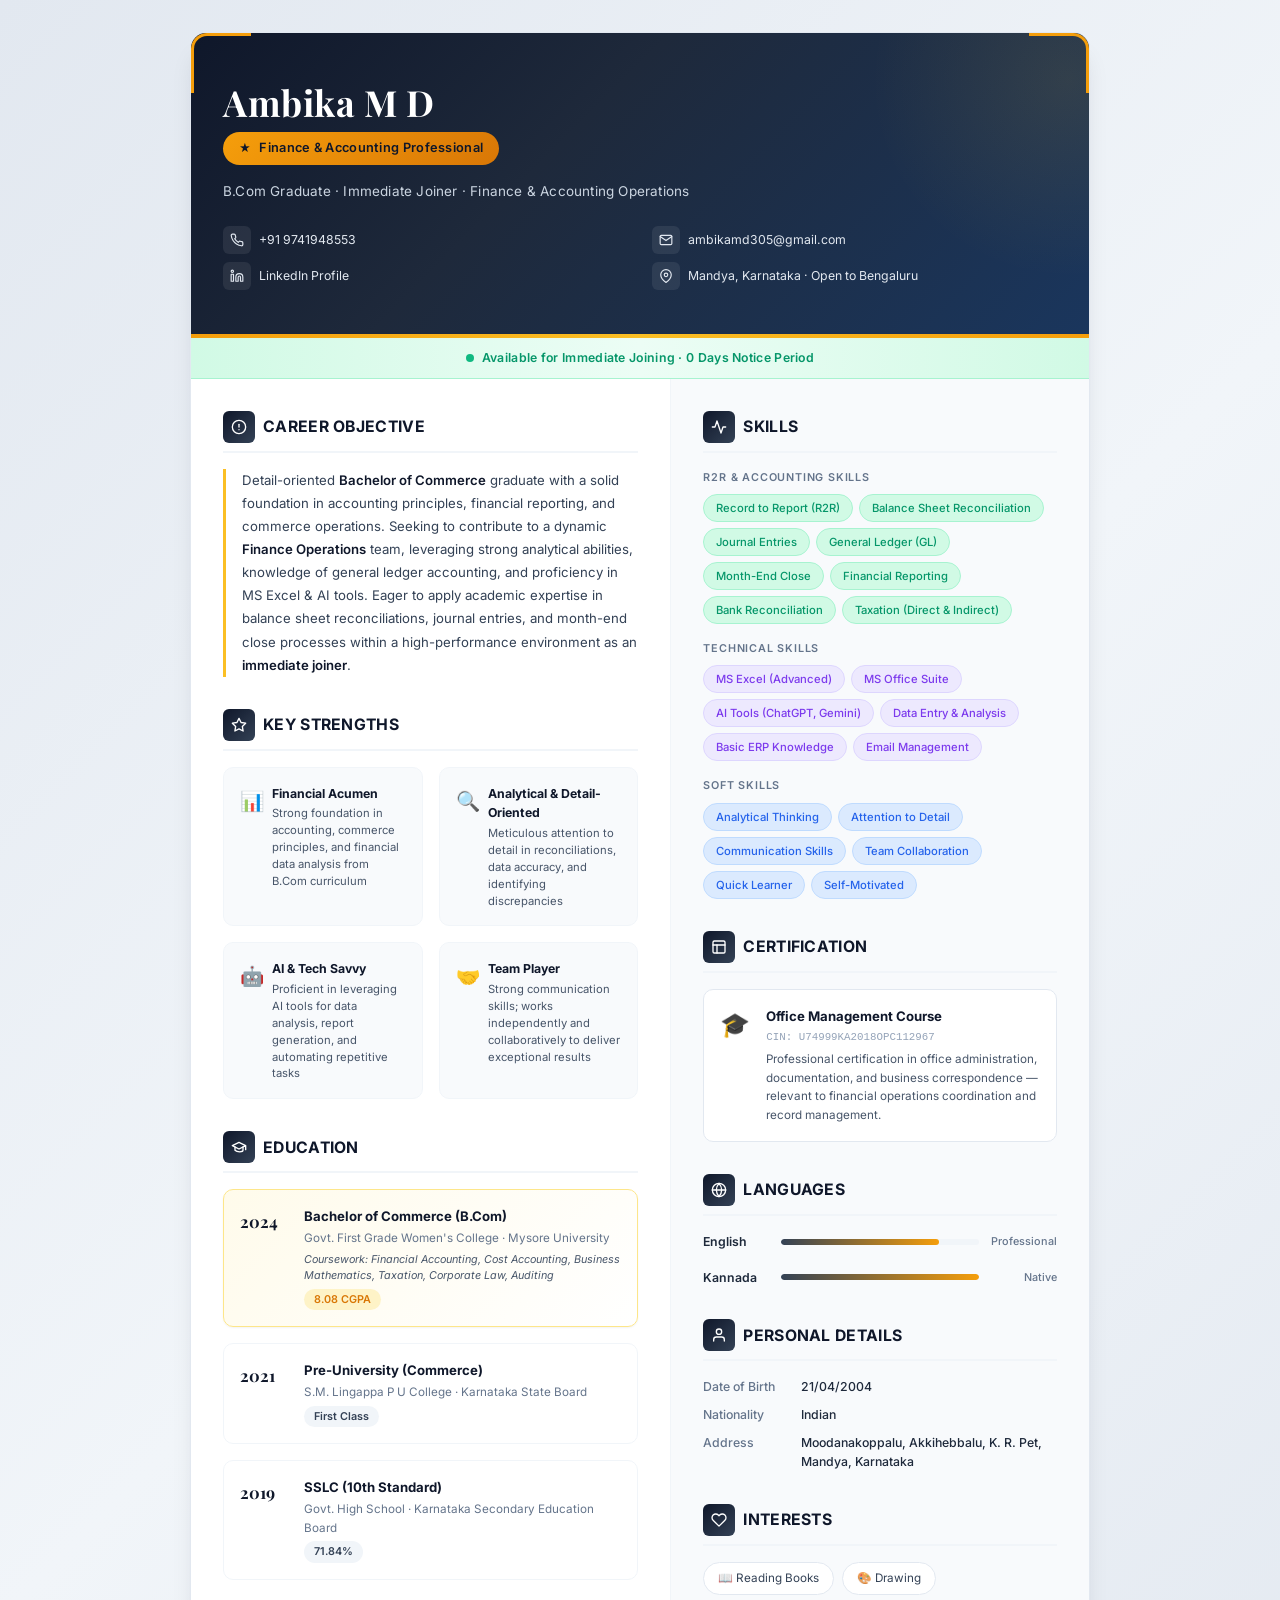
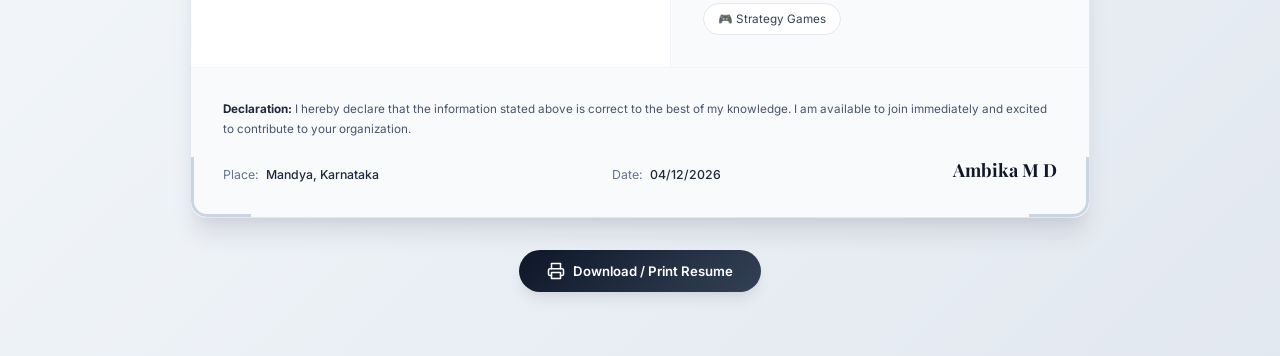
<file: naukri-resume.html>
<!DOCTYPE html>
<html lang="en">
<head>
    <meta charset="UTF-8">
    <meta name="viewport" content="width=device-width, initial-scale=1.0">
    <title>Ambika M D | Finance & Accounting Resume</title>
    <meta name="description" content="Tailored resume of Ambika M D - B.Com Graduate, Immediate Joiner">
    <link href="https://fonts.googleapis.com/css2?family=Inter:wght@300;400;500;600;700;800&family=Playfair+Display:wght@600;700&display=swap" rel="stylesheet">
    <link rel="stylesheet" href="styles.css">
</head>
<body>
    <div class="resume-container">
        <!-- Decorative Elements -->
        <div class="corner-accent top-left"></div>
        <div class="corner-accent top-right"></div>
        <div class="corner-accent bottom-left"></div>
        <div class="corner-accent bottom-right"></div>

        <!-- Header Section -->
        <header class="resume-header">
            <div class="header-content">
                <div class="name-block">
                    <h1 class="name">Ambika M D</h1>
                    <div class="title-badge">
                        <span class="badge-icon">★</span>
                        <span>Finance & Accounting Professional</span>
                    </div>
                    <p class="tagline">B.Com Graduate · Immediate Joiner · Finance & Accounting Operations</p>
                </div>
                <div class="contact-grid">
                    <a href="tel:+919741948553" class="contact-item">
                        <div class="contact-icon">
                            <svg width="16" height="16" viewBox="0 0 24 24" fill="none" stroke="currentColor" stroke-width="2" stroke-linecap="round" stroke-linejoin="round"><path d="M22 16.92v3a2 2 0 0 1-2.18 2 19.79 19.79 0 0 1-8.63-3.07 19.5 19.5 0 0 1-6-6 19.79 19.79 0 0 1-3.07-8.67A2 2 0 0 1 4.11 2h3a2 2 0 0 1 2 1.72 12.84 12.84 0 0 0 .7 2.81 2 2 0 0 1-.45 2.11L8.09 9.91a16 16 0 0 0 6 6l1.27-1.27a2 2 0 0 1 2.11-.45 12.84 12.84 0 0 0 2.81.7A2 2 0 0 1 22 16.92z"/></svg>
                        </div>
                        <span>+91 9741948553</span>
                    </a>
                    <a href="mailto:ambikamd305@gmail.com" class="contact-item">
                        <div class="contact-icon">
                            <svg width="16" height="16" viewBox="0 0 24 24" fill="none" stroke="currentColor" stroke-width="2" stroke-linecap="round" stroke-linejoin="round"><path d="M4 4h16c1.1 0 2 .9 2 2v12c0 1.1-.9 2-2 2H4c-1.1 0-2-.9-2-2V6c0-1.1.9-2 2-2z"/><polyline points="22,6 12,13 2,6"/></svg>
                        </div>
                        <span>ambikamd305@gmail.com</span>
                    </a>
                    <a href="https://www.linkedin.com/in/ambika-m-d-963517326/" target="_blank" class="contact-item">
                        <div class="contact-icon">
                            <svg width="16" height="16" viewBox="0 0 24 24" fill="none" stroke="currentColor" stroke-width="2" stroke-linecap="round" stroke-linejoin="round"><path d="M16 8a6 6 0 0 1 6 6v7h-4v-7a2 2 0 0 0-2-2 2 2 0 0 0-2 2v7h-4v-7a6 6 0 0 1 6-6z"/><rect x="2" y="9" width="4" height="12"/><circle cx="4" cy="4" r="2"/></svg>
                        </div>
                        <span>LinkedIn Profile</span>
                    </a>
                    <div class="contact-item">
                        <div class="contact-icon">
                            <svg width="16" height="16" viewBox="0 0 24 24" fill="none" stroke="currentColor" stroke-width="2" stroke-linecap="round" stroke-linejoin="round"><path d="M21 10c0 7-9 13-9 13s-9-6-9-13a9 9 0 0 1 18 0z"/><circle cx="12" cy="10" r="3"/></svg>
                        </div>
                        <span>Mandya, Karnataka · Open to Bengaluru</span>
                    </div>
                </div>
            </div>
        </header>

        <!-- Availability Banner -->
        <div class="availability-banner">
            <div class="pulse-dot"></div>
            <span>Available for Immediate Joining · 0 Days Notice Period</span>
        </div>

        <!-- Main Content -->
        <main class="resume-body">
            <!-- Left Column -->
            <div class="left-column">

                <!-- Career Objective -->
                <section class="section" id="objective">
                    <div class="section-header">
                        <div class="section-icon">
                            <svg width="20" height="20" viewBox="0 0 24 24" fill="none" stroke="currentColor" stroke-width="2" stroke-linecap="round" stroke-linejoin="round"><circle cx="12" cy="12" r="10"/><line x1="12" y1="8" x2="12" y2="12"/><line x1="12" y1="16" x2="12.01" y2="16"/></svg>
                        </div>
                        <h2>Career Objective</h2>
                    </div>
                    <p class="objective-text">
                        Detail-oriented <strong>Bachelor of Commerce</strong> graduate with a solid foundation in accounting principles, financial reporting, and commerce operations. Seeking to contribute to a dynamic <strong>Finance Operations</strong> team, leveraging strong analytical abilities, knowledge of general ledger accounting, and proficiency in MS Excel & AI tools. Eager to apply academic expertise in balance sheet reconciliations, journal entries, and month-end close processes within a high-performance environment as an <strong>immediate joiner</strong>.
                    </p>
                </section>

                <!-- Key Strengths -->
                <section class="section" id="strengths">
                    <div class="section-header">
                        <div class="section-icon">
                            <svg width="20" height="20" viewBox="0 0 24 24" fill="none" stroke="currentColor" stroke-width="2" stroke-linecap="round" stroke-linejoin="round"><polygon points="12 2 15.09 8.26 22 9.27 17 14.14 18.18 21.02 12 17.77 5.82 21.02 7 14.14 2 9.27 8.91 8.26 12 2"/></svg>
                        </div>
                        <h2>Key Strengths</h2>
                    </div>
                    <div class="strengths-grid">
                        <div class="strength-card">
                            <div class="strength-icon">📊</div>
                            <div class="strength-content">
                                <h4>Financial Acumen</h4>
                                <p>Strong foundation in accounting, commerce principles, and financial data analysis from B.Com curriculum</p>
                            </div>
                        </div>
                        <div class="strength-card">
                            <div class="strength-icon">🔍</div>
                            <div class="strength-content">
                                <h4>Analytical & Detail-Oriented</h4>
                                <p>Meticulous attention to detail in reconciliations, data accuracy, and identifying discrepancies</p>
                            </div>
                        </div>
                        <div class="strength-card">
                            <div class="strength-icon">🤖</div>
                            <div class="strength-content">
                                <h4>AI & Tech Savvy</h4>
                                <p>Proficient in leveraging AI tools for data analysis, report generation, and automating repetitive tasks</p>
                            </div>
                        </div>
                        <div class="strength-card">
                            <div class="strength-icon">🤝</div>
                            <div class="strength-content">
                                <h4>Team Player</h4>
                                <p>Strong communication skills; works independently and collaboratively to deliver exceptional results</p>
                            </div>
                        </div>
                    </div>
                </section>

                <!-- Education -->
                <section class="section" id="education">
                    <div class="section-header">
                        <div class="section-icon">
                            <svg width="20" height="20" viewBox="0 0 24 24" fill="none" stroke="currentColor" stroke-width="2" stroke-linecap="round" stroke-linejoin="round"><path d="M22 10v6M2 10l10-5 10 5-10 5z"/><path d="M6 12v5c3 3 12 3 12 0v-5"/></svg>
                        </div>
                        <h2>Education</h2>
                    </div>
                    <div class="education-list">
                        <div class="edu-card featured">
                            <div class="edu-year">2024</div>
                            <div class="edu-details">
                                <h4>Bachelor of Commerce (B.Com)</h4>
                                <p class="edu-institution">Govt. First Grade Women's College · Mysore University</p>
                                <p class="edu-coursework">Coursework: Financial Accounting, Cost Accounting, Business Mathematics, Taxation, Corporate Law, Auditing</p>
                                <div class="edu-score">
                                    <span class="score-badge">8.08 CGPA</span>
                                </div>
                            </div>
                        </div>
                        <div class="edu-card">
                            <div class="edu-year">2021</div>
                            <div class="edu-details">
                                <h4>Pre-University (Commerce)</h4>
                                <p class="edu-institution">S.M. Lingappa P U College · Karnataka State Board</p>
                                <div class="edu-score">
                                    <span class="score-badge">First Class</span>
                                </div>
                            </div>
                        </div>
                        <div class="edu-card">
                            <div class="edu-year">2019</div>
                            <div class="edu-details">
                                <h4>SSLC (10th Standard)</h4>
                                <p class="edu-institution">Govt. High School · Karnataka Secondary Education Board</p>
                                <div class="edu-score">
                                    <span class="score-badge">71.84%</span>
                                </div>
                            </div>
                        </div>
                    </div>
                </section>
            </div>

            <!-- Right Column -->
            <div class="right-column">

                <!-- Skills Matching the Job -->
                <section class="section" id="skills">
                    <div class="section-header">
                        <div class="section-icon">
                            <svg width="20" height="20" viewBox="0 0 24 24" fill="none" stroke="currentColor" stroke-width="2" stroke-linecap="round" stroke-linejoin="round"><polyline points="22 12 18 12 15 21 9 3 6 12 2 12"/></svg>
                        </div>
                        <h2>Skills</h2>
                    </div>

                    <div class="skills-category">
                        <h5 class="skills-label">R2R & Accounting Skills</h5>
                        <div class="skill-tags">
                            <span class="skill-tag matched">Record to Report (R2R)</span>
                            <span class="skill-tag matched">Balance Sheet Reconciliation</span>
                            <span class="skill-tag matched">Journal Entries</span>
                            <span class="skill-tag matched">General Ledger (GL)</span>
                            <span class="skill-tag matched">Month-End Close</span>
                            <span class="skill-tag matched">Financial Reporting</span>
                            <span class="skill-tag matched">Bank Reconciliation</span>
                            <span class="skill-tag matched">Taxation (Direct & Indirect)</span>
                        </div>
                    </div>

                    <div class="skills-category">
                        <h5 class="skills-label">Technical Skills</h5>
                        <div class="skill-tags">
                            <span class="skill-tag tech">MS Excel (Advanced)</span>
                            <span class="skill-tag tech">MS Office Suite</span>
                            <span class="skill-tag tech">AI Tools (ChatGPT, Gemini)</span>
                            <span class="skill-tag tech">Data Entry & Analysis</span>
                            <span class="skill-tag tech">Basic ERP Knowledge</span>
                            <span class="skill-tag tech">Email Management</span>
                        </div>
                    </div>

                    <div class="skills-category">
                        <h5 class="skills-label">Soft Skills</h5>
                        <div class="skill-tags">
                            <span class="skill-tag soft">Analytical Thinking</span>
                            <span class="skill-tag soft">Attention to Detail</span>
                            <span class="skill-tag soft">Communication Skills</span>
                            <span class="skill-tag soft">Team Collaboration</span>
                            <span class="skill-tag soft">Quick Learner</span>
                            <span class="skill-tag soft">Self-Motivated</span>
                        </div>
                    </div>
                </section>

                <!-- Certification -->
                <section class="section" id="certification">
                    <div class="section-header">
                        <div class="section-icon">
                            <svg width="20" height="20" viewBox="0 0 24 24" fill="none" stroke="currentColor" stroke-width="2" stroke-linecap="round" stroke-linejoin="round"><rect x="3" y="3" width="18" height="18" rx="2"/><path d="M3 9h18"/><path d="M9 21V9"/></svg>
                        </div>
                        <h2>Certification</h2>
                    </div>
                    <div class="cert-card">
                        <div class="cert-icon">🎓</div>
                        <div class="cert-details">
                            <h4>Office Management Course</h4>
                            <p class="cert-id">CIN: U74999KA2018OPC112967</p>
                            <p class="cert-desc">Professional certification in office administration, documentation, and business correspondence — relevant to financial operations coordination and record management.</p>
                        </div>
                    </div>
                </section>

                <!-- Languages -->
                <section class="section" id="languages">
                    <div class="section-header">
                        <div class="section-icon">
                            <svg width="20" height="20" viewBox="0 0 24 24" fill="none" stroke="currentColor" stroke-width="2" stroke-linecap="round" stroke-linejoin="round"><circle cx="12" cy="12" r="10"/><line x1="2" y1="12" x2="22" y2="12"/><path d="M12 2a15.3 15.3 0 0 1 4 10 15.3 15.3 0 0 1-4 10 15.3 15.3 0 0 1-4-10 15.3 15.3 0 0 1 4-10z"/></svg>
                        </div>
                        <h2>Languages</h2>
                    </div>
                    <div class="languages-list">
                        <div class="language-item">
                            <span class="lang-name">English</span>
                            <div class="lang-bar">
                                <div class="lang-fill" style="width: 80%"></div>
                            </div>
                            <span class="lang-level">Professional</span>
                        </div>
                        <div class="language-item">
                            <span class="lang-name">Kannada</span>
                            <div class="lang-bar">
                                <div class="lang-fill" style="width: 100%"></div>
                            </div>
                            <span class="lang-level">Native</span>
                        </div>
                    </div>
                </section>

                <!-- Personal Details -->
                <section class="section" id="personal">
                    <div class="section-header">
                        <div class="section-icon">
                            <svg width="20" height="20" viewBox="0 0 24 24" fill="none" stroke="currentColor" stroke-width="2" stroke-linecap="round" stroke-linejoin="round"><path d="M20 21v-2a4 4 0 0 0-4-4H8a4 4 0 0 0-4 4v2"/><circle cx="12" cy="7" r="4"/></svg>
                        </div>
                        <h2>Personal Details</h2>
                    </div>
                    <div class="personal-grid">
                        <div class="personal-item">
                            <span class="personal-label">Date of Birth</span>
                            <span class="personal-value">21/04/2004</span>
                        </div>
                        <div class="personal-item">
                            <span class="personal-label">Nationality</span>
                            <span class="personal-value">Indian</span>
                        </div>
                        <div class="personal-item">
                            <span class="personal-label">Address</span>
                            <span class="personal-value">Moodanakoppalu, Akkihebbalu, K. R. Pet, Mandya, Karnataka</span>
                        </div>
                    </div>
                </section>

                <!-- Hobbies -->
                <section class="section" id="hobbies">
                    <div class="section-header">
                        <div class="section-icon">
                            <svg width="20" height="20" viewBox="0 0 24 24" fill="none" stroke="currentColor" stroke-width="2" stroke-linecap="round" stroke-linejoin="round"><path d="M20.84 4.61a5.5 5.5 0 0 0-7.78 0L12 5.67l-1.06-1.06a5.5 5.5 0 0 0-7.78 7.78l1.06 1.06L12 21.23l7.78-7.78 1.06-1.06a5.5 5.5 0 0 0 0-7.78z"/></svg>
                        </div>
                        <h2>Interests</h2>
                    </div>
                    <div class="hobbies-list">
                        <span class="hobby-tag">📖 Reading Books</span>
                        <span class="hobby-tag">🎨 Drawing</span>
                        <span class="hobby-tag">🎮 Strategy Games</span>
                    </div>
                </section>
            </div>
        </main>

        <!-- Declaration -->
        <footer class="resume-footer">
            <div class="declaration">
                <p><strong>Declaration:</strong> I hereby declare that the information stated above is correct to the best of my knowledge. I am available to join immediately and excited to contribute to your organization.</p>
                <div class="signature-block">
                    <div class="sig-line">
                        <span class="sig-label">Place:</span>
                        <span class="sig-value">Mandya, Karnataka</span>
                    </div>
                    <div class="sig-line">
                        <span class="sig-label">Date:</span>
                        <span class="sig-value" id="currentDate"></span>
                    </div>
                    <div class="sig-name">Ambika M D</div>
                </div>
            </div>
        </footer>
    </div>

    <!-- Print Button (hidden when printing) -->
    <div class="print-controls">
        <button onclick="window.print()" class="print-btn" id="printBtn">
            <svg width="18" height="18" viewBox="0 0 24 24" fill="none" stroke="currentColor" stroke-width="2" stroke-linecap="round" stroke-linejoin="round"><polyline points="6 9 6 2 18 2 18 9"/><path d="M6 18H4a2 2 0 0 1-2-2v-5a2 2 0 0 1 2-2h16a2 2 0 0 1 2 2v5a2 2 0 0 1-2 2h-2"/><rect x="6" y="14" width="12" height="8"/></svg>
            Download / Print Resume
        </button>
    </div>

    <script>
        // Set current date
        const today = new Date();
        const options = { day: '2-digit', month: '2-digit', year: 'numeric' };
        document.getElementById('currentDate').textContent = today.toLocaleDateString('en-IN', options);

        // Animate elements on scroll (for web view)
        const observer = new IntersectionObserver((entries) => {
            entries.forEach(entry => {
                if (entry.isIntersecting) {
                    entry.target.classList.add('animate-in');
                }
            });
        }, { threshold: 0.1 });

        document.querySelectorAll('.section, .edu-card, .strength-card, .cert-card').forEach(el => {
            observer.observe(el);
        });

        // Animate language bars
        const langObserver = new IntersectionObserver((entries) => {
            entries.forEach(entry => {
                if (entry.isIntersecting) {
                    const fill = entry.target.querySelector('.lang-fill');
                    if (fill) {
                        fill.style.transform = 'scaleX(1)';
                    }
                }
            });
        }, { threshold: 0.5 });

        document.querySelectorAll('.language-item').forEach(el => {
            langObserver.observe(el);
        });
    </script>
</body>
</html>
</file>
<file: styles.css>
/* ============================================
   TAILORED RESUME STYLES
   Customer Success Executive — Ambika M D
   ============================================ */

/* ---------- CSS Custom Properties ---------- */
:root {
    /* Primary Palette — Deep navy & gold for professionalism */
    --primary-900: #0f172a;
    --primary-800: #1e293b;
    --primary-700: #334155;
    --primary-600: #475569;
    --primary-500: #64748b;
    --primary-400: #94a3b8;
    --primary-300: #cbd5e1;
    --primary-200: #e2e8f0;
    --primary-100: #f1f5f9;
    --primary-50: #f8fafc;

    /* Accent — Warm amber/gold for highlights */
    --accent-600: #d97706;
    --accent-500: #f59e0b;
    --accent-400: #fbbf24;
    --accent-300: #fcd34d;
    --accent-200: #fde68a;
    --accent-100: #fef3c7;
    --accent-50: #fffbeb;

    /* Success / Matched — Emerald tones */
    --match-600: #059669;
    --match-500: #10b981;
    --match-400: #34d399;
    --match-300: #6ee7b7;
    --match-200: #a7f3d0;
    --match-100: #d1fae5;

    /* Info — Soft blue */
    --info-600: #2563eb;
    --info-500: #3b82f6;
    --info-400: #60a5fa;
    --info-100: #dbeafe;

    /* Soft purple for tech skills */
    --tech-600: #7c3aed;
    --tech-500: #8b5cf6;
    --tech-100: #ede9fe;

    /* Typography */
    --font-primary: 'Inter', -apple-system, BlinkMacSystemFont, 'Segoe UI', sans-serif;
    --font-display: 'Playfair Display', Georgia, serif;

    /* Spacing */
    --space-xs: 4px;
    --space-sm: 8px;
    --space-md: 16px;
    --space-lg: 24px;
    --space-xl: 32px;
    --space-2xl: 48px;

    /* Radius */
    --radius-sm: 6px;
    --radius-md: 10px;
    --radius-lg: 16px;
    --radius-full: 9999px;

    /* Shadows */
    --shadow-sm: 0 1px 2px rgba(15, 23, 42, 0.05);
    --shadow-md: 0 4px 6px -1px rgba(15, 23, 42, 0.07), 0 2px 4px -1px rgba(15, 23, 42, 0.06);
    --shadow-lg: 0 10px 15px -3px rgba(15, 23, 42, 0.08), 0 4px 6px -2px rgba(15, 23, 42, 0.04);
    --shadow-xl: 0 20px 25px -5px rgba(15, 23, 42, 0.1), 0 10px 10px -5px rgba(15, 23, 42, 0.04);

    /* Page */
    --page-max-width: 900px;
}

/* ---------- Reset & Base ---------- */
*, *::before, *::after {
    margin: 0;
    padding: 0;
    box-sizing: border-box;
}

html {
    font-size: 15px;
    -webkit-font-smoothing: antialiased;
    -moz-osx-font-smoothing: grayscale;
}

body {
    font-family: var(--font-primary);
    color: var(--primary-800);
    background: linear-gradient(135deg, #e2e8f0 0%, #f1f5f9 50%, #e2e8f0 100%);
    line-height: 1.6;
    min-height: 100vh;
    padding: var(--space-xl) var(--space-md);
}

a {
    color: inherit;
    text-decoration: none;
}

/* ---------- Resume Container ---------- */
.resume-container {
    max-width: var(--page-max-width);
    margin: 0 auto;
    background: #ffffff;
    border-radius: var(--radius-lg);
    box-shadow: var(--shadow-xl);
    overflow: hidden;
    position: relative;
    border: 1px solid var(--primary-200);
}

/* Corner Accents */
.corner-accent {
    position: absolute;
    width: 60px;
    height: 60px;
    pointer-events: none;
    z-index: 1;
}

.corner-accent.top-left {
    top: 0;
    left: 0;
    border-top: 3px solid var(--accent-500);
    border-left: 3px solid var(--accent-500);
    border-top-left-radius: var(--radius-lg);
}

.corner-accent.top-right {
    top: 0;
    right: 0;
    border-top: 3px solid var(--accent-500);
    border-right: 3px solid var(--accent-500);
    border-top-right-radius: var(--radius-lg);
}

.corner-accent.bottom-left {
    bottom: 0;
    left: 0;
    border-bottom: 3px solid var(--primary-300);
    border-left: 3px solid var(--primary-300);
    border-bottom-left-radius: var(--radius-lg);
}

.corner-accent.bottom-right {
    bottom: 0;
    right: 0;
    border-bottom: 3px solid var(--primary-300);
    border-right: 3px solid var(--primary-300);
    border-bottom-right-radius: var(--radius-lg);
}

/* ---------- Header ---------- */
.resume-header {
    background: linear-gradient(135deg, var(--primary-900) 0%, var(--primary-800) 40%, #1a365d 100%);
    padding: var(--space-2xl) var(--space-xl);
    position: relative;
    overflow: hidden;
}

.resume-header::before {
    content: '';
    position: absolute;
    top: -50%;
    right: -20%;
    width: 400px;
    height: 400px;
    background: radial-gradient(circle, rgba(251, 191, 36, 0.1) 0%, transparent 70%);
    border-radius: 50%;
}

.resume-header::after {
    content: '';
    position: absolute;
    bottom: 0;
    left: 0;
    right: 0;
    height: 4px;
    background: linear-gradient(90deg, var(--accent-500), var(--accent-400), var(--accent-500));
}

.header-content {
    position: relative;
    z-index: 2;
}

.name-block {
    margin-bottom: var(--space-lg);
}

.name {
    font-family: var(--font-display);
    font-size: 2.4rem;
    font-weight: 700;
    color: #ffffff;
    letter-spacing: 0.5px;
    margin-bottom: var(--space-sm);
    line-height: 1.2;
}

.title-badge {
    display: inline-flex;
    align-items: center;
    gap: var(--space-sm);
    background: linear-gradient(135deg, var(--accent-500), var(--accent-600));
    color: var(--primary-900);
    padding: 6px 16px;
    border-radius: var(--radius-full);
    font-size: 0.85rem;
    font-weight: 600;
    margin-bottom: var(--space-sm);
    letter-spacing: 0.3px;
}

.badge-icon {
    font-size: 0.75rem;
}

.tagline {
    color: var(--primary-300);
    font-size: 0.9rem;
    font-weight: 400;
    margin-top: var(--space-sm);
    letter-spacing: 0.2px;
}

.contact-grid {
    display: grid;
    grid-template-columns: repeat(2, 1fr);
    gap: var(--space-sm) var(--space-lg);
}

.contact-item {
    display: flex;
    align-items: center;
    gap: var(--space-sm);
    color: var(--primary-200);
    font-size: 0.82rem;
    transition: color 0.2s ease;
}

.contact-item:hover {
    color: var(--accent-400);
}

.contact-icon {
    display: flex;
    align-items: center;
    justify-content: center;
    width: 28px;
    height: 28px;
    border-radius: var(--radius-sm);
    background: rgba(255, 255, 255, 0.08);
    flex-shrink: 0;
}

.contact-icon svg {
    width: 14px;
    height: 14px;
}

/* ---------- Availability Banner ---------- */
.availability-banner {
    display: flex;
    align-items: center;
    justify-content: center;
    gap: var(--space-sm);
    padding: 10px var(--space-md);
    background: linear-gradient(90deg, var(--match-100), #ecfdf5, var(--match-100));
    border-bottom: 1px solid var(--match-200);
    font-size: 0.82rem;
    font-weight: 600;
    color: var(--match-600);
    letter-spacing: 0.3px;
}

.pulse-dot {
    width: 8px;
    height: 8px;
    background: var(--match-500);
    border-radius: 50%;
    animation: pulse 2s ease-in-out infinite;
}

@keyframes pulse {
    0%, 100% {
        box-shadow: 0 0 0 0 rgba(16, 185, 129, 0.5);
    }
    50% {
        box-shadow: 0 0 0 6px rgba(16, 185, 129, 0);
    }
}

/* ---------- Resume Body (Two Column) ---------- */
.resume-body {
    display: grid;
    grid-template-columns: 1.15fr 1fr;
    gap: 0;
}

.left-column {
    padding: var(--space-xl);
    border-right: 1px solid var(--primary-100);
}

.right-column {
    padding: var(--space-xl);
    background: var(--primary-50);
}

/* ---------- Section Shared Styles ---------- */
.section {
    margin-bottom: var(--space-xl);
    opacity: 0;
    transform: translateY(12px);
    transition: opacity 0.5s ease, transform 0.5s ease;
}

.section.animate-in {
    opacity: 1;
    transform: translateY(0);
}

.section:last-child {
    margin-bottom: 0;
}

.section-header {
    display: flex;
    align-items: center;
    gap: var(--space-sm);
    margin-bottom: var(--space-md);
    padding-bottom: var(--space-sm);
    border-bottom: 2px solid var(--primary-100);
}

.section-icon {
    display: flex;
    align-items: center;
    justify-content: center;
    width: 32px;
    height: 32px;
    border-radius: var(--radius-sm);
    background: linear-gradient(135deg, var(--primary-900), var(--primary-700));
    color: #ffffff;
    flex-shrink: 0;
}

.section-icon svg {
    width: 16px;
    height: 16px;
}

.section-header h2 {
    font-family: var(--font-primary);
    font-size: 1.05rem;
    font-weight: 700;
    color: var(--primary-900);
    letter-spacing: 0.3px;
    text-transform: uppercase;
}

/* ---------- Career Objective ---------- */
.objective-text {
    font-size: 0.88rem;
    line-height: 1.75;
    color: var(--primary-700);
    padding-left: var(--space-md);
    border-left: 3px solid var(--accent-400);
}

.objective-text strong {
    color: var(--primary-900);
    font-weight: 600;
}

/* ---------- Key Strengths ---------- */
.strengths-grid {
    display: grid;
    grid-template-columns: 1fr 1fr;
    gap: var(--space-md);
}

.strength-card {
    display: flex;
    gap: var(--space-sm);
    padding: var(--space-md);
    background: var(--primary-50);
    border-radius: var(--radius-md);
    border: 1px solid var(--primary-100);
    transition: all 0.3s ease;
    opacity: 0;
    transform: translateY(8px);
}

.strength-card.animate-in {
    opacity: 1;
    transform: translateY(0);
}

.strength-card:hover {
    border-color: var(--accent-300);
    box-shadow: var(--shadow-md);
    transform: translateY(-2px);
}

.strength-icon {
    font-size: 1.3rem;
    flex-shrink: 0;
    margin-top: 2px;
}

.strength-content h4 {
    font-size: 0.82rem;
    font-weight: 700;
    color: var(--primary-900);
    margin-bottom: 2px;
}

.strength-content p {
    font-size: 0.75rem;
    color: var(--primary-600);
    line-height: 1.5;
}

/* ---------- Education ---------- */
.education-list {
    display: flex;
    flex-direction: column;
    gap: var(--space-md);
}

.edu-card {
    display: flex;
    gap: var(--space-md);
    padding: var(--space-md);
    border-radius: var(--radius-md);
    border: 1px solid var(--primary-100);
    background: #ffffff;
    transition: all 0.3s ease;
    opacity: 0;
    transform: translateX(-8px);
}

.edu-card.animate-in {
    opacity: 1;
    transform: translateX(0);
}

.edu-card.featured {
    background: linear-gradient(135deg, var(--accent-50), #ffffff);
    border-color: var(--accent-200);
    box-shadow: var(--shadow-sm);
}

.edu-card:hover {
    box-shadow: var(--shadow-md);
}

.edu-year {
    font-family: var(--font-display);
    font-size: 1.1rem;
    font-weight: 700;
    color: var(--primary-900);
    min-width: 48px;
    flex-shrink: 0;
    padding-top: 2px;
}

.edu-details h4 {
    font-size: 0.88rem;
    font-weight: 700;
    color: var(--primary-900);
    margin-bottom: 2px;
}

.edu-institution {
    font-size: 0.78rem;
    color: var(--primary-500);
    margin-bottom: var(--space-xs);
}

.edu-coursework {
    font-size: 0.72rem;
    color: var(--primary-600);
    font-style: italic;
    margin-bottom: var(--space-xs);
    line-height: 1.5;
}

.edu-score {
    display: flex;
    align-items: center;
    gap: var(--space-sm);
    flex-wrap: wrap;
}

.score-badge {
    display: inline-flex;
    padding: 2px 10px;
    background: var(--primary-100);
    color: var(--primary-700);
    border-radius: var(--radius-full);
    font-size: 0.72rem;
    font-weight: 600;
}

.edu-card.featured .score-badge {
    background: var(--accent-100);
    color: var(--accent-600);
}

.relevance-tag {
    display: inline-flex;
    padding: 2px 10px;
    background: var(--match-100);
    color: var(--match-600);
    border-radius: var(--radius-full);
    font-size: 0.7rem;
    font-weight: 600;
}

/* ---------- Skills ---------- */
.skills-category {
    margin-bottom: var(--space-md);
}

.skills-category:last-child {
    margin-bottom: 0;
}

.skills-label {
    font-size: 0.72rem;
    font-weight: 600;
    text-transform: uppercase;
    letter-spacing: 0.8px;
    color: var(--primary-500);
    margin-bottom: var(--space-sm);
}

.skill-tags {
    display: flex;
    flex-wrap: wrap;
    gap: 6px;
}

.skill-tag {
    display: inline-flex;
    padding: 4px 12px;
    border-radius: var(--radius-full);
    font-size: 0.75rem;
    font-weight: 500;
    transition: all 0.2s ease;
}

.skill-tag.matched {
    background: var(--match-100);
    color: var(--match-600);
    border: 1px solid var(--match-200);
}

.skill-tag.matched:hover {
    background: var(--match-200);
    transform: translateY(-1px);
}

.skill-tag.tech {
    background: var(--tech-100);
    color: var(--tech-600);
    border: 1px solid #ddd6fe;
}

.skill-tag.tech:hover {
    background: #ddd6fe;
    transform: translateY(-1px);
}

.skill-tag.soft {
    background: var(--info-100);
    color: var(--info-600);
    border: 1px solid #bfdbfe;
}

.skill-tag.soft:hover {
    background: #bfdbfe;
    transform: translateY(-1px);
}

/* ---------- Certification ---------- */
.cert-card {
    display: flex;
    gap: var(--space-md);
    padding: var(--space-md);
    background: #ffffff;
    border-radius: var(--radius-md);
    border: 1px solid var(--primary-200);
    transition: all 0.3s ease;
    opacity: 0;
    transform: translateY(8px);
}

.cert-card.animate-in {
    opacity: 1;
    transform: translateY(0);
}

.cert-card:hover {
    box-shadow: var(--shadow-md);
}

.cert-icon {
    font-size: 1.6rem;
    flex-shrink: 0;
}

.cert-details h4 {
    font-size: 0.88rem;
    font-weight: 700;
    color: var(--primary-900);
    margin-bottom: 2px;
}

.cert-id {
    font-size: 0.72rem;
    color: var(--primary-400);
    font-family: 'SF Mono', 'Fira Code', monospace;
    margin-bottom: var(--space-xs);
}

.cert-desc {
    font-size: 0.78rem;
    color: var(--primary-600);
    line-height: 1.6;
}

/* ---------- Languages ---------- */
.languages-list {
    display: flex;
    flex-direction: column;
    gap: var(--space-md);
}

.language-item {
    display: grid;
    grid-template-columns: 70px 1fr auto;
    align-items: center;
    gap: var(--space-sm);
}

.lang-name {
    font-size: 0.82rem;
    font-weight: 600;
    color: var(--primary-800);
}

.lang-bar {
    height: 6px;
    background: var(--primary-100);
    border-radius: var(--radius-full);
    overflow: hidden;
}

.lang-fill {
    height: 100%;
    background: linear-gradient(90deg, var(--primary-700), var(--accent-500));
    border-radius: var(--radius-full);
    transform: scaleX(0);
    transform-origin: left;
    transition: transform 1s cubic-bezier(0.4, 0, 0.2, 1);
}

.lang-level {
    font-size: 0.72rem;
    color: var(--primary-500);
    font-weight: 500;
    min-width: 70px;
    text-align: right;
}

/* ---------- Personal Details ---------- */
.personal-grid {
    display: flex;
    flex-direction: column;
    gap: var(--space-sm);
}

.personal-item {
    display: flex;
    gap: var(--space-sm);
    font-size: 0.82rem;
}

.personal-label {
    color: var(--primary-500);
    min-width: 90px;
    font-weight: 500;
}

.personal-value {
    color: var(--primary-800);
    font-weight: 500;
}

/* ---------- Hobbies ---------- */
.hobbies-list {
    display: flex;
    flex-wrap: wrap;
    gap: var(--space-sm);
}

.hobby-tag {
    display: inline-flex;
    align-items: center;
    gap: var(--space-xs);
    padding: 6px 14px;
    background: #ffffff;
    border: 1px solid var(--primary-200);
    border-radius: var(--radius-full);
    font-size: 0.78rem;
    color: var(--primary-700);
    transition: all 0.2s ease;
}

.hobby-tag:hover {
    border-color: var(--accent-300);
    background: var(--accent-50);
}

/* ---------- Footer / Declaration ---------- */
.resume-footer {
    padding: var(--space-xl);
    border-top: 1px solid var(--primary-100);
    background: var(--primary-50);
}

.declaration p {
    font-size: 0.78rem;
    color: var(--primary-600);
    line-height: 1.7;
    margin-bottom: var(--space-md);
}

.declaration p strong {
    color: var(--primary-800);
}

.signature-block {
    display: flex;
    justify-content: space-between;
    align-items: flex-end;
    flex-wrap: wrap;
    gap: var(--space-md);
}

.sig-line {
    font-size: 0.82rem;
}

.sig-label {
    color: var(--primary-500);
    margin-right: var(--space-xs);
}

.sig-value {
    color: var(--primary-800);
    font-weight: 500;
}

.sig-name {
    font-family: var(--font-display);
    font-size: 1.2rem;
    font-weight: 700;
    color: var(--primary-900);
}

/* ---------- Print Button ---------- */
.print-controls {
    display: flex;
    justify-content: center;
    padding: var(--space-xl) 0;
}

.print-btn {
    display: inline-flex;
    align-items: center;
    gap: var(--space-sm);
    padding: 12px 28px;
    background: linear-gradient(135deg, var(--primary-900), var(--primary-700));
    color: #ffffff;
    border: none;
    border-radius: var(--radius-full);
    font-family: var(--font-primary);
    font-size: 0.88rem;
    font-weight: 600;
    cursor: pointer;
    transition: all 0.3s ease;
    box-shadow: var(--shadow-lg);
}

.print-btn:hover {
    transform: translateY(-2px);
    box-shadow: var(--shadow-xl);
    background: linear-gradient(135deg, var(--primary-800), var(--primary-600));
}

.print-btn:active {
    transform: translateY(0);
}

/* ---------- Print Styles ---------- */
@media print {
    @page {
        size: A4;
        margin: 0.4cm 0.5cm;
    }

    * {
        -webkit-print-color-adjust: exact !important;
        print-color-adjust: exact !important;
        color-adjust: exact !important;
    }

    html {
        font-size: 12px;
    }

    body {
        background: #ffffff;
        padding: 0;
        margin: 0;
    }

    /* --- Container: remove overflow hidden so content flows across pages --- */
    .resume-container {
        box-shadow: none;
        border: none;
        border-radius: 0;
        max-width: 100%;
        overflow: visible !important;
    }

    .corner-accent {
        display: none;
    }

    .print-controls {
        display: none !important;
    }

    /* --- Header: compact, keep together with banner --- */
    .resume-header {
        padding: 1.2rem 1.5rem;
        break-after: avoid;
        page-break-after: avoid;
        break-inside: avoid;
        page-break-inside: avoid;
    }

    .resume-header::before {
        display: none;
    }

    .name {
        font-size: 1.8rem;
        margin-bottom: 4px;
    }

    .name-block {
        margin-bottom: 12px;
    }

    .tagline {
        margin-top: 4px;
        font-size: 0.8rem;
    }

    .contact-grid {
        gap: 4px 16px;
    }

    .contact-item {
        font-size: 0.75rem;
    }

    .contact-icon {
        width: 22px;
        height: 22px;
    }

    /* --- Availability banner: keep with header --- */
    .availability-banner {
        padding: 6px 12px;
        font-size: 0.75rem;
        break-before: avoid;
        page-break-before: avoid;
        break-inside: avoid;
        page-break-inside: avoid;
    }

    .pulse-dot {
        animation: none;
    }

    /* --- Body: switch to single column block flow for print --- */
    .resume-body {
        display: block !important;
        /* DO NOT use page-break-inside: avoid here — it prevents natural flow */
    }

    .left-column,
    .right-column {
        display: block;
        padding: 16px 20px;
        border-right: none;
        background: none;
    }

    .left-column {
        border-bottom: 1px solid var(--primary-200);
    }

    /* --- Sections: keep each section together, but allow flow between them --- */
    .section {
        opacity: 1 !important;
        transform: none !important;
        animation: none !important;
        break-inside: avoid;
        page-break-inside: avoid;
        margin-bottom: 16px;
    }

    .section-header {
        margin-bottom: 8px;
        padding-bottom: 4px;
    }

    .section-header h2 {
        font-size: 0.95rem;
    }

    .section-icon {
        width: 26px;
        height: 26px;
    }

    /* --- Cards: all visible, no animations, avoid breaking inside --- */
    .edu-card,
    .strength-card,
    .cert-card {
        opacity: 1 !important;
        transform: none !important;
        animation: none !important;
        break-inside: avoid;
        page-break-inside: avoid;
    }

    /* --- Strengths grid: 2x2 still works in print --- */
    .strengths-grid {
        gap: 8px;
    }

    .strength-card {
        padding: 10px;
    }

    .strength-content h4 {
        font-size: 0.78rem;
    }

    .strength-content p {
        font-size: 0.7rem;
    }

    /* --- Education: compact --- */
    .education-list {
        gap: 8px;
    }

    .edu-card {
        padding: 10px;
    }

    /* --- Objective: compact --- */
    .objective-text {
        font-size: 0.8rem;
        line-height: 1.6;
    }

    /* --- Skills: compact tags --- */
    .skill-tag {
        padding: 2px 8px;
        font-size: 0.7rem;
    }

    .skills-category {
        margin-bottom: 10px;
    }

    .skills-label {
        font-size: 0.68rem;
        margin-bottom: 4px;
    }

    /* --- Cert --- */
    .cert-card {
        padding: 10px;
    }

    .cert-details h4 {
        font-size: 0.8rem;
    }

    .cert-desc {
        font-size: 0.72rem;
    }

    /* --- Languages --- */
    .lang-fill {
        transform: scaleX(1) !important;
        transition: none !important;
    }

    .lang-bar {
        height: 5px;
    }

    /* --- Personal details --- */
    .personal-item {
        font-size: 0.75rem;
    }

    /* --- Hobbies --- */
    .hobby-tag {
        padding: 3px 10px;
        font-size: 0.72rem;
    }

    /* --- Footer / Declaration --- */
    .resume-footer {
        padding: 16px 20px;
        break-inside: avoid;
        page-break-inside: avoid;
    }

    .declaration p {
        font-size: 0.72rem;
    }

    .sig-name {
        font-size: 1rem;
    }

    /* --- Disable all hover effects --- */
    .strength-card:hover,
    .edu-card:hover,
    .cert-card:hover,
    .hobby-tag:hover,
    .skill-tag:hover,
    .contact-item:hover {
        transform: none !important;
        box-shadow: none !important;
    }
}

/* ---------- Responsive ---------- */
@media screen and (max-width: 700px) {
    html {
        font-size: 14px;
    }

    body {
        padding: var(--space-md);
    }

    .resume-header {
        padding: var(--space-xl) var(--space-md);
    }

    .name {
        font-size: 1.8rem;
    }

    .contact-grid {
        grid-template-columns: 1fr;
        gap: var(--space-sm);
    }

    .resume-body {
        grid-template-columns: 1fr;
    }

    .left-column {
        border-right: none;
        border-bottom: 1px solid var(--primary-100);
    }

    .strengths-grid {
        grid-template-columns: 1fr;
    }

    .language-item {
        grid-template-columns: 70px 1fr 60px;
    }

    .signature-block {
        flex-direction: column;
        align-items: flex-start;
    }
}

/* ---------- Animation Entry Defaults ---------- */
@media not print {
    .section {
        animation: fadeUp 0.6s ease forwards;
    }

    .section:nth-child(1) { animation-delay: 0.1s; }
    .section:nth-child(2) { animation-delay: 0.2s; }
    .section:nth-child(3) { animation-delay: 0.3s; }

    .strength-card {
        animation: fadeUp 0.5s ease forwards;
    }
    .strength-card:nth-child(1) { animation-delay: 0.15s; }
    .strength-card:nth-child(2) { animation-delay: 0.25s; }
    .strength-card:nth-child(3) { animation-delay: 0.35s; }
    .strength-card:nth-child(4) { animation-delay: 0.45s; }

    .edu-card {
        animation: slideIn 0.5s ease forwards;
    }
    .edu-card:nth-child(1) { animation-delay: 0.1s; }
    .edu-card:nth-child(2) { animation-delay: 0.2s; }
    .edu-card:nth-child(3) { animation-delay: 0.3s; }
}

@keyframes fadeUp {
    from {
        opacity: 0;
        transform: translateY(12px);
    }
    to {
        opacity: 1;
        transform: translateY(0);
    }
}

@keyframes slideIn {
    from {
        opacity: 0;
        transform: translateX(-12px);
    }
    to {
        opacity: 1;
        transform: translateX(0);
    }
}
</file>
